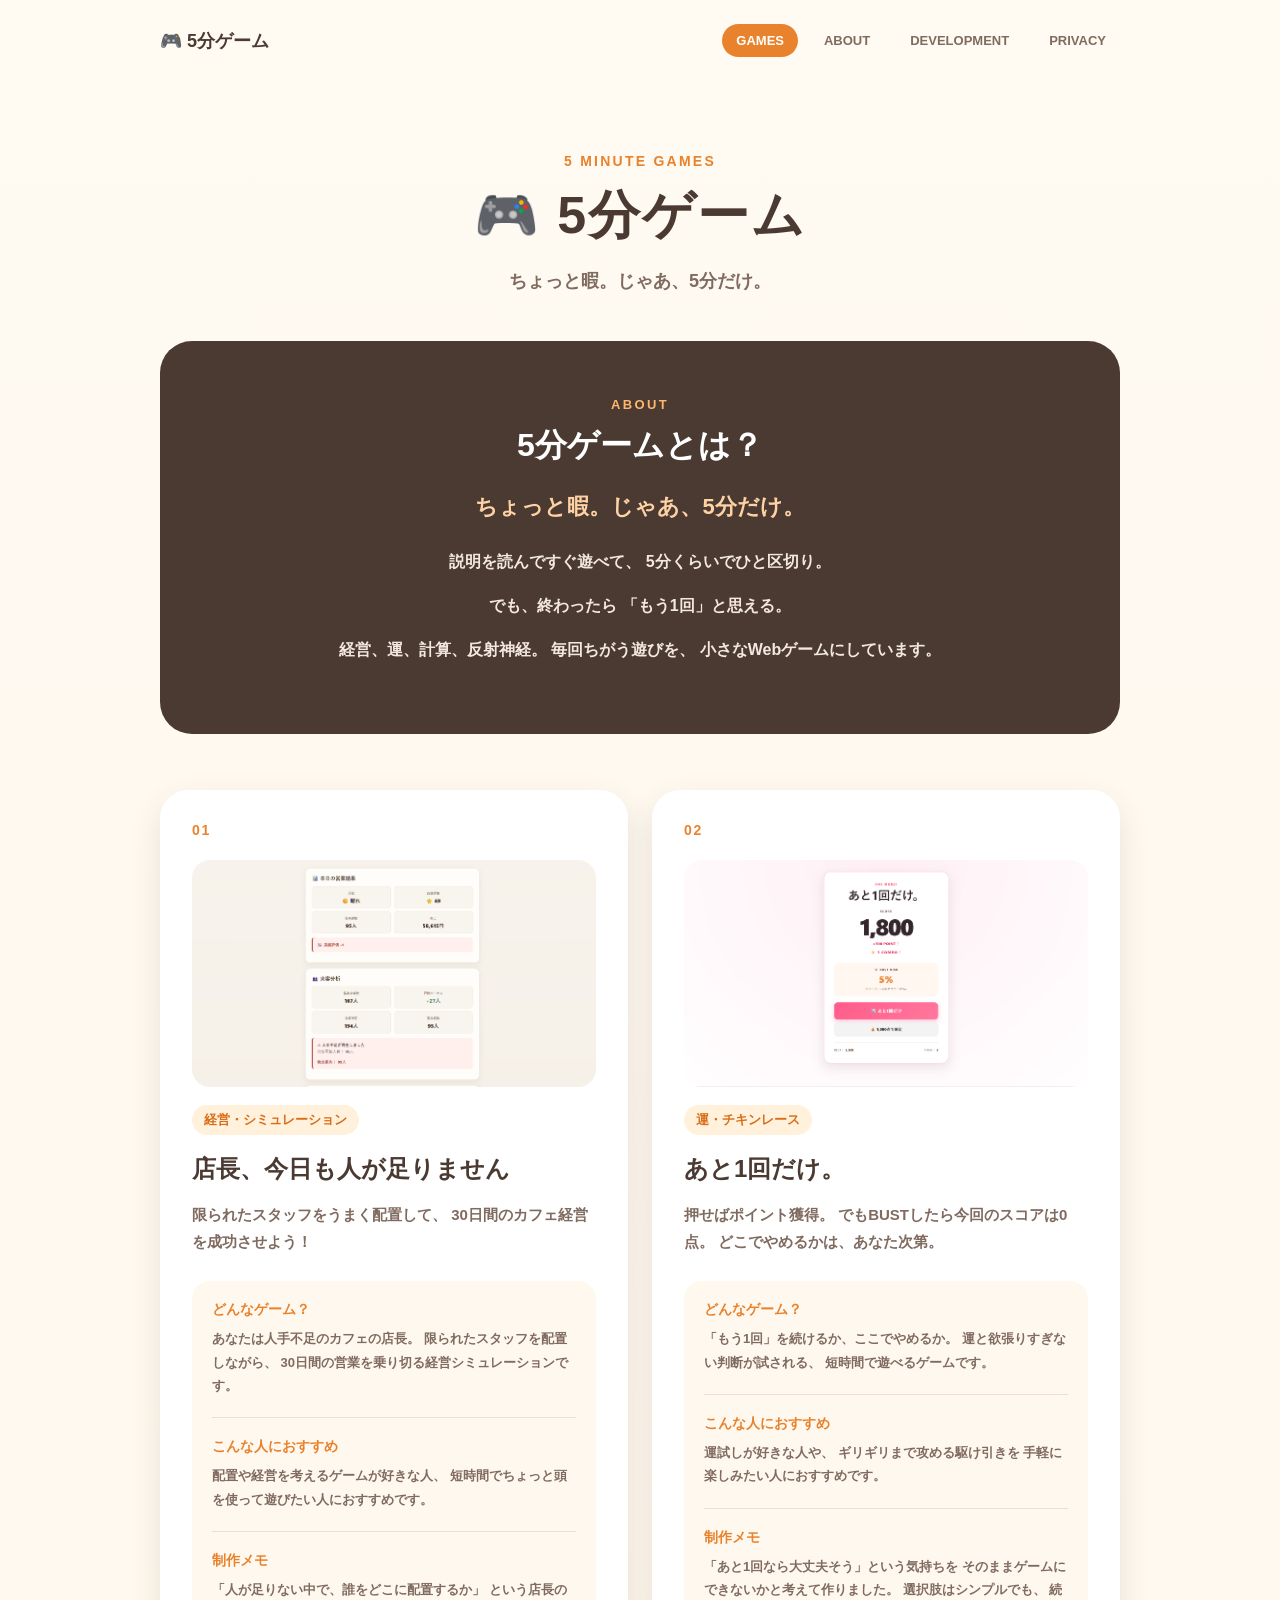
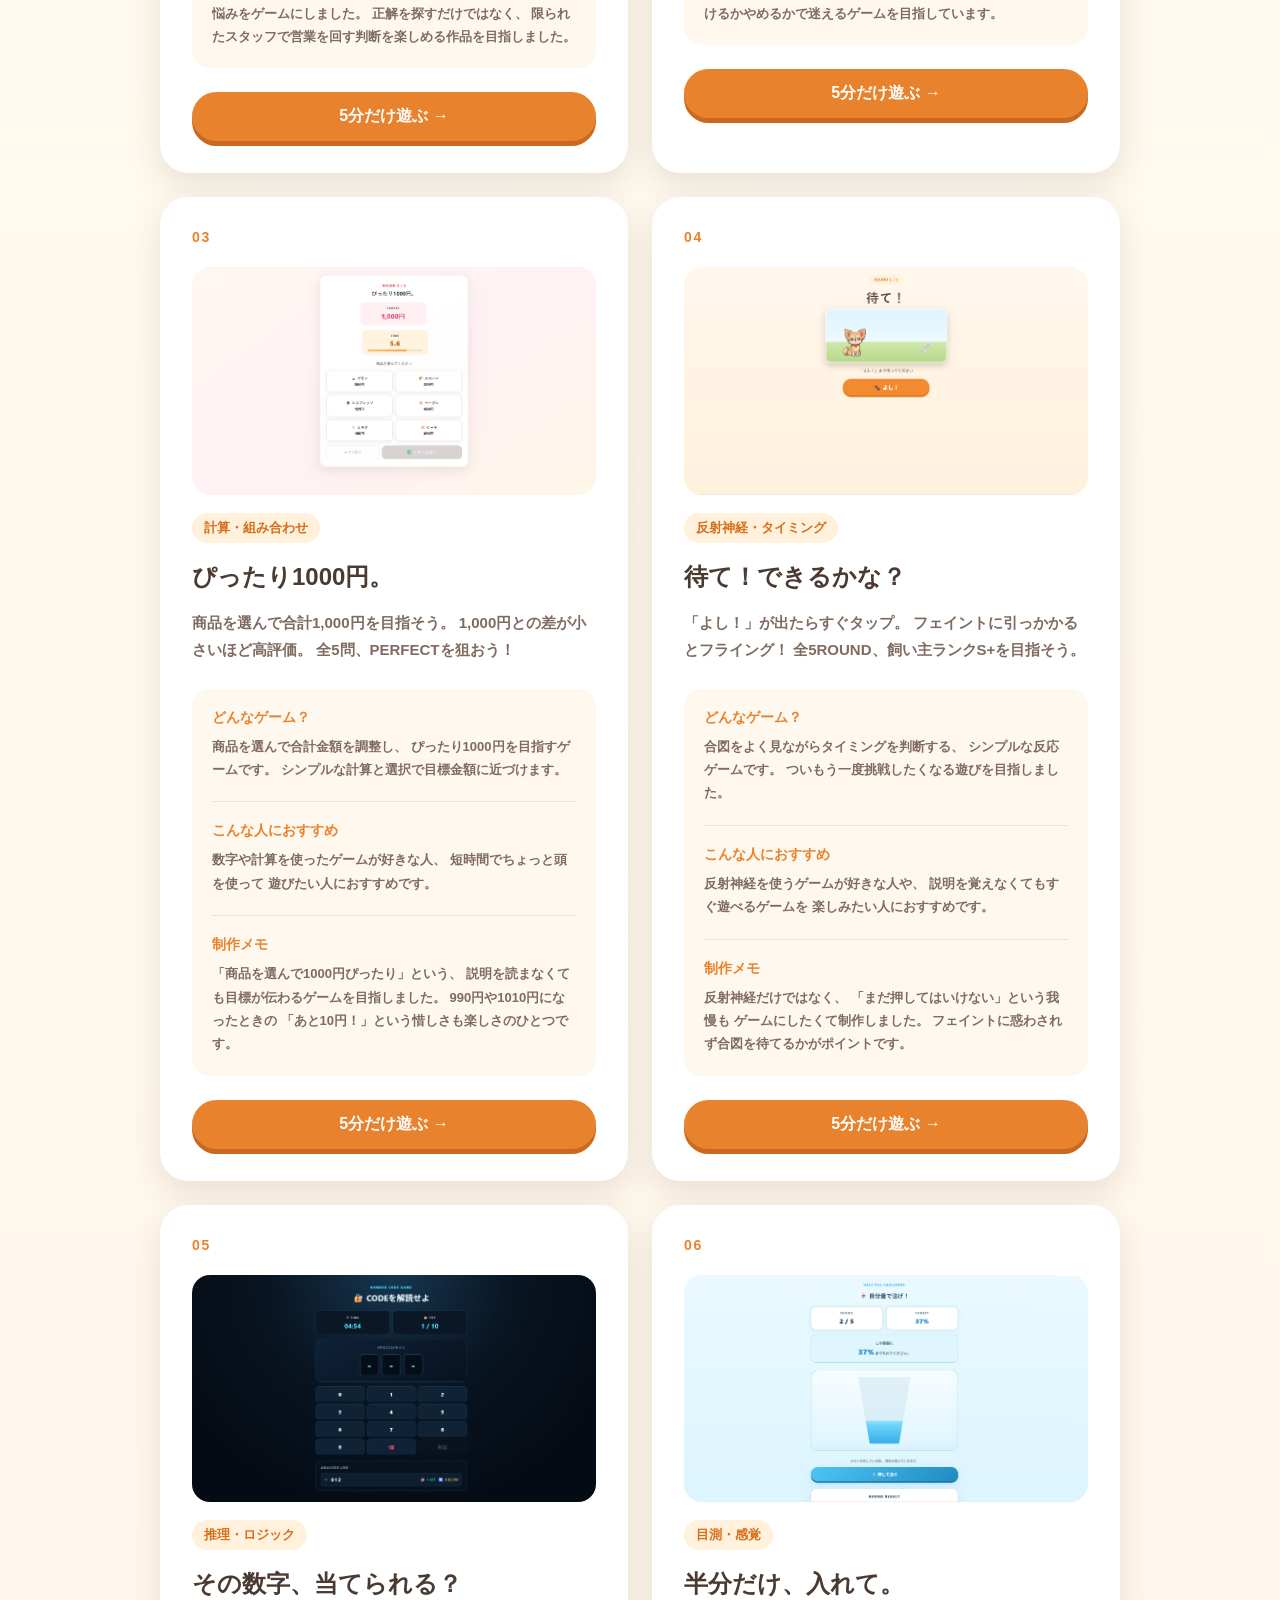
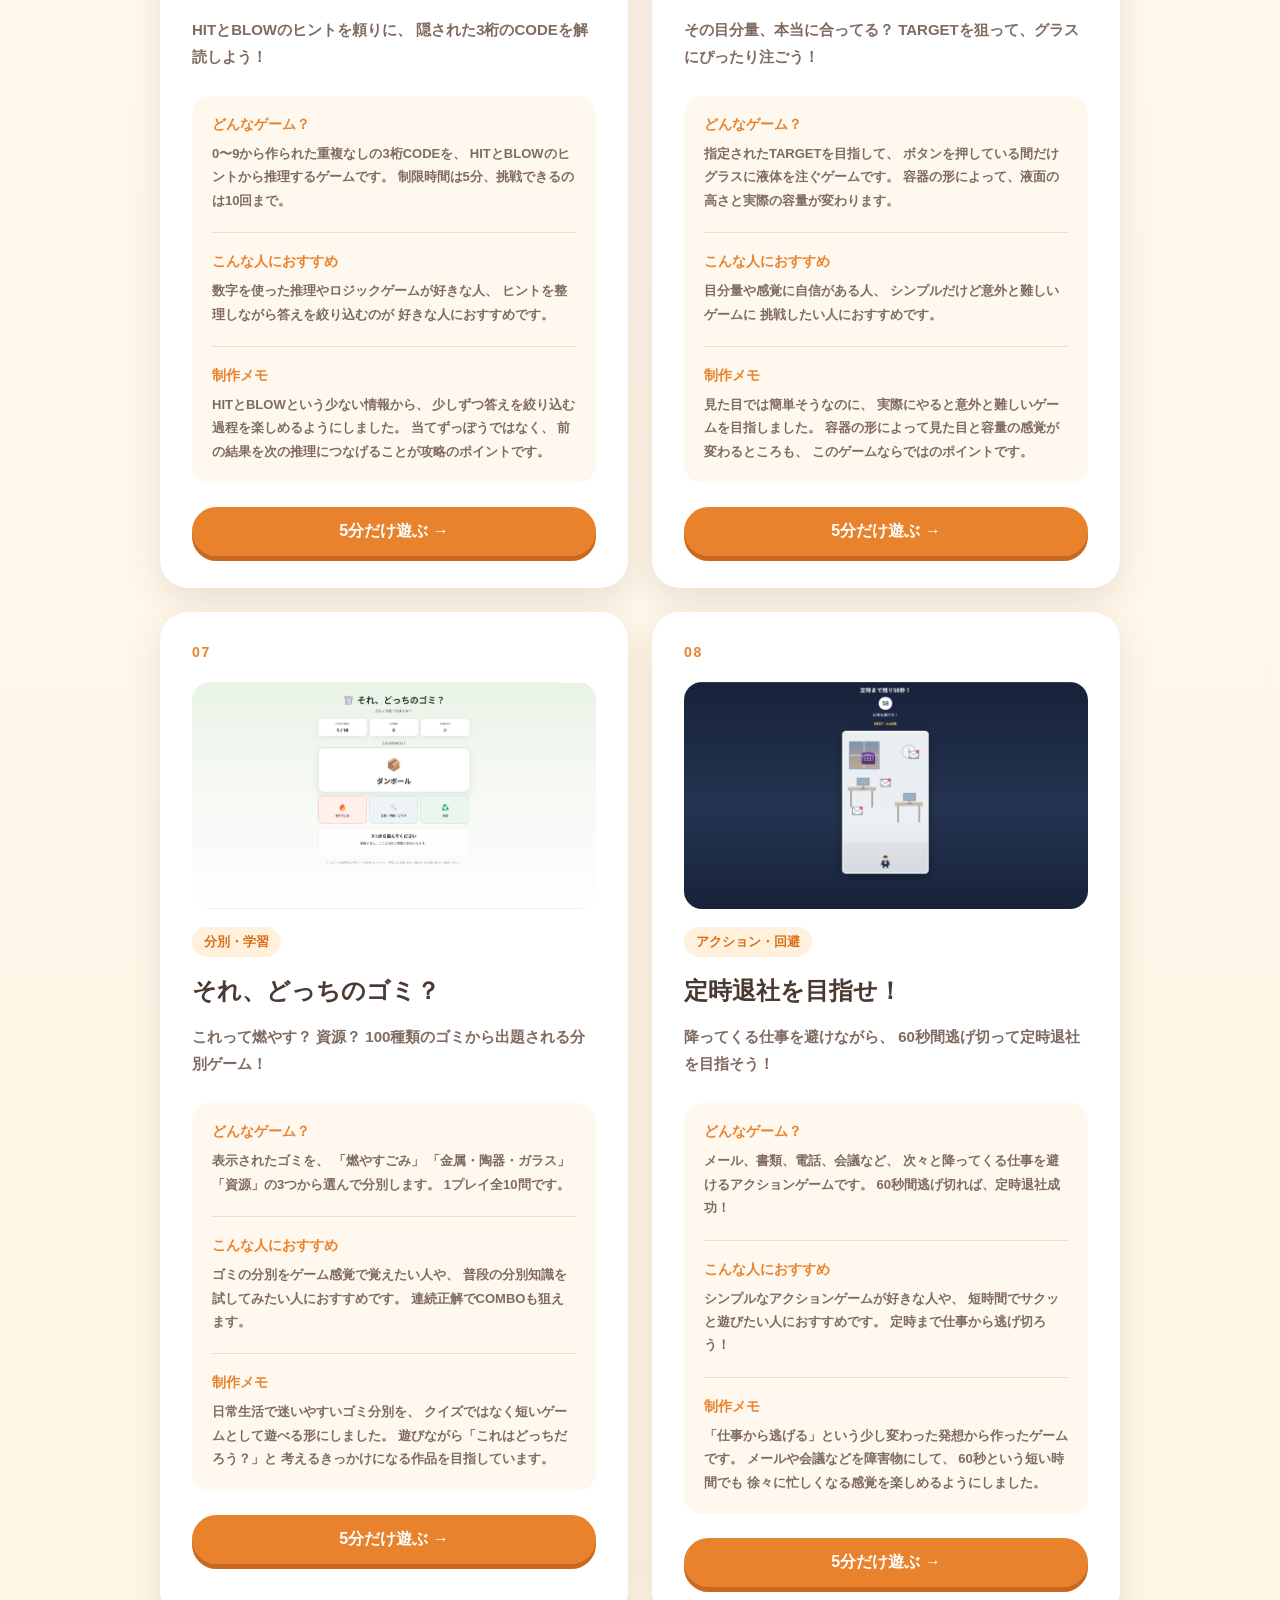
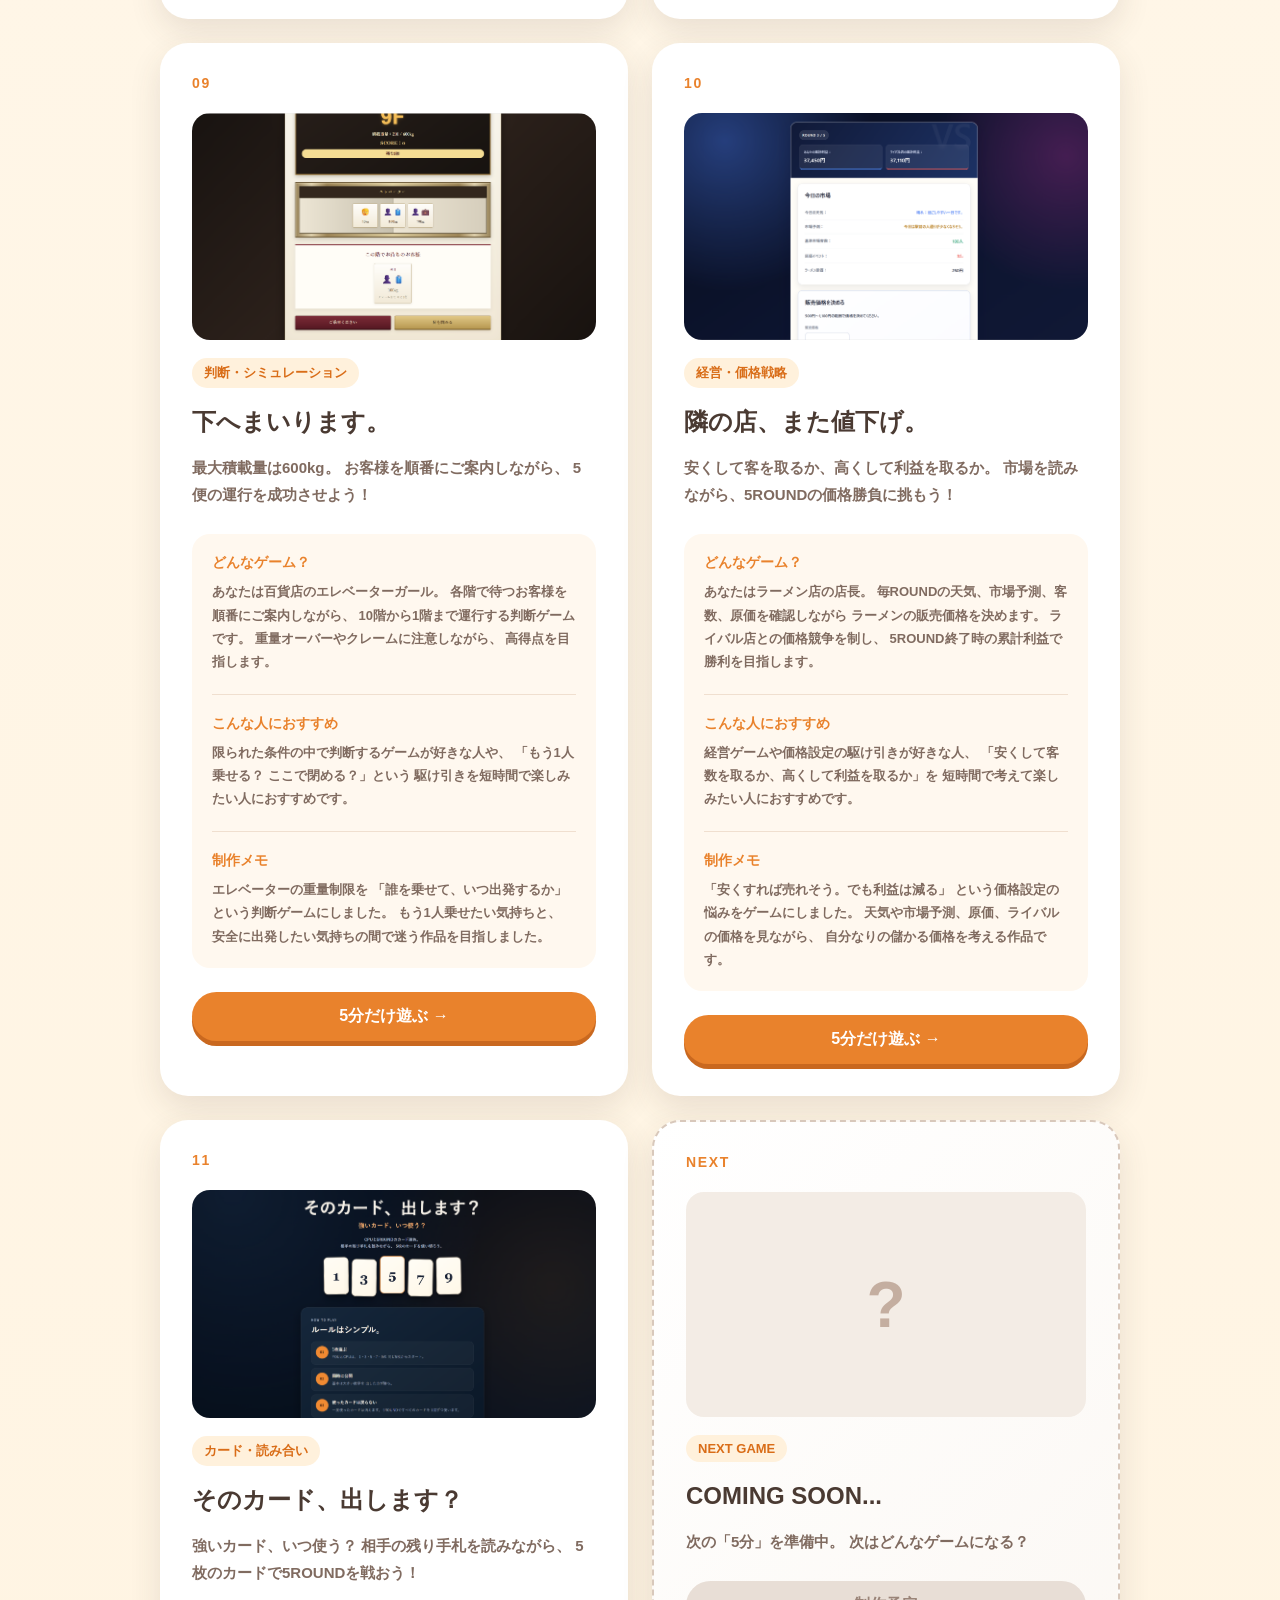
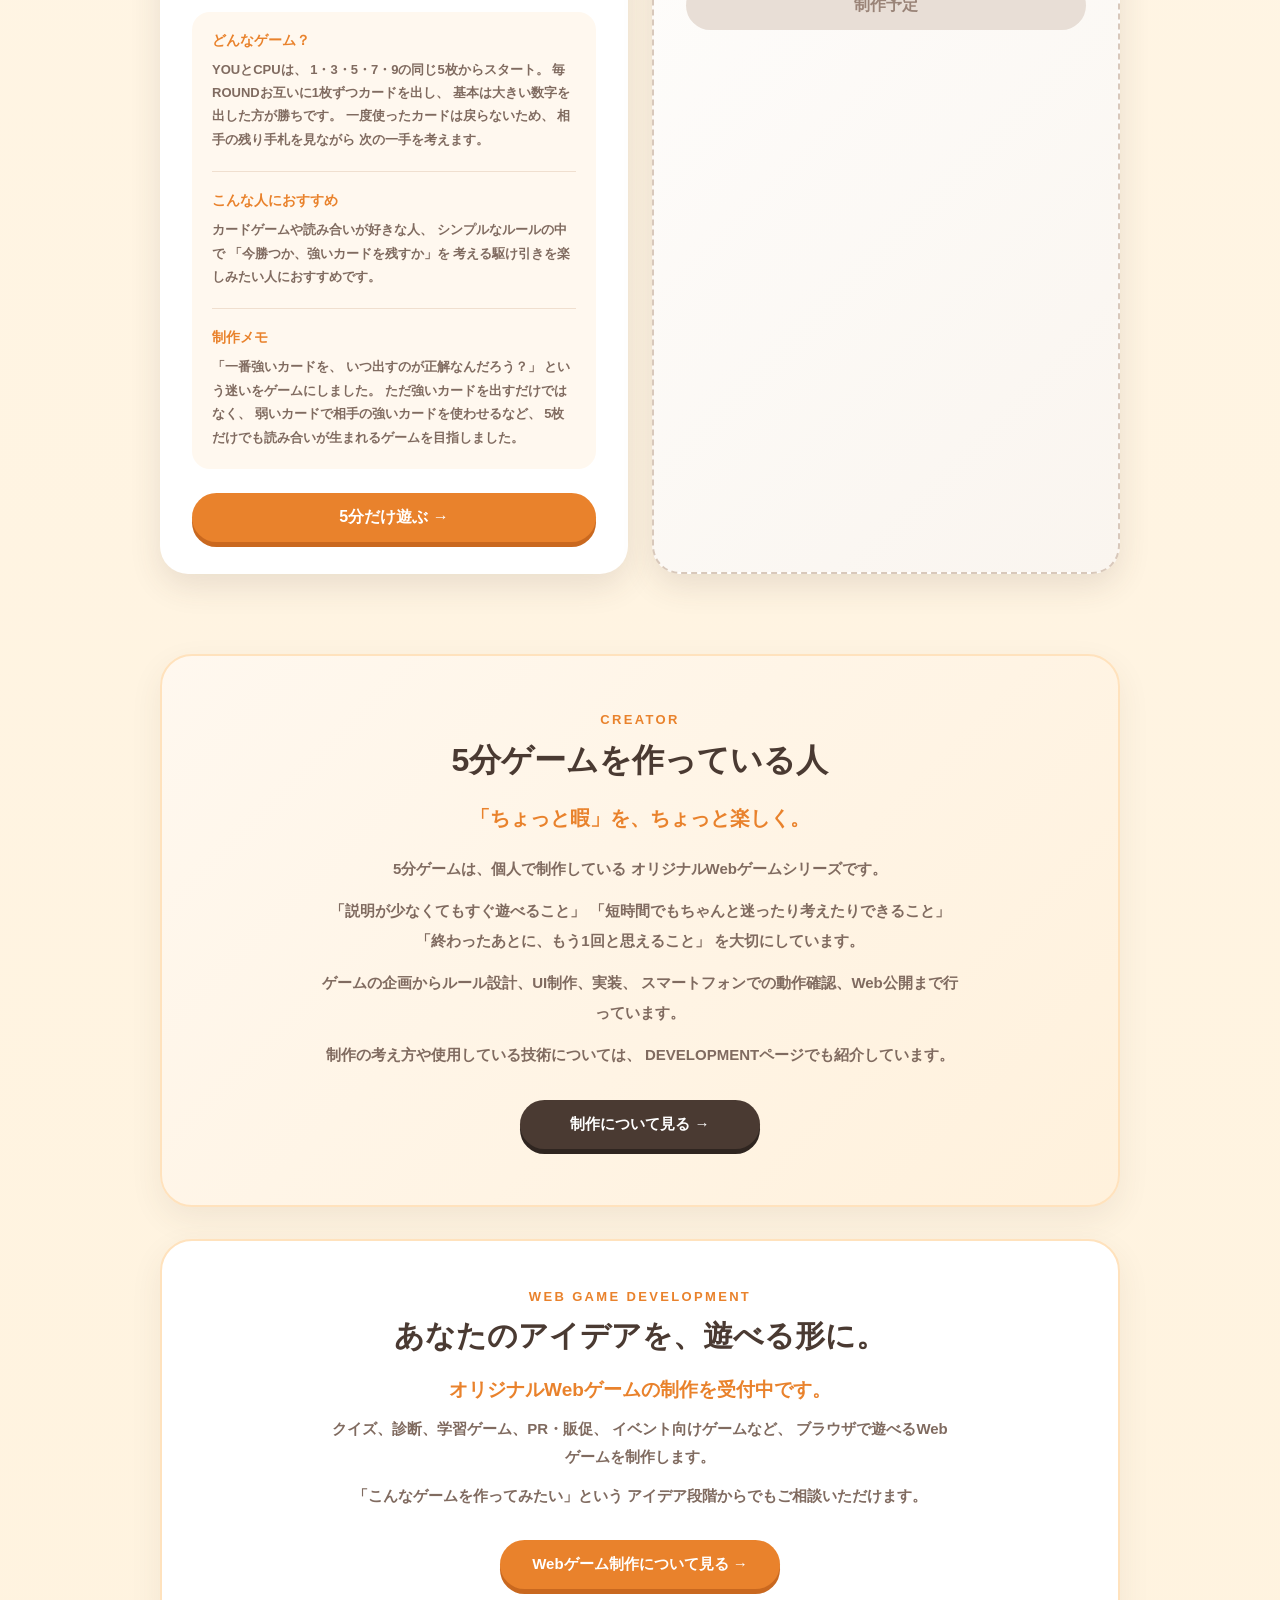
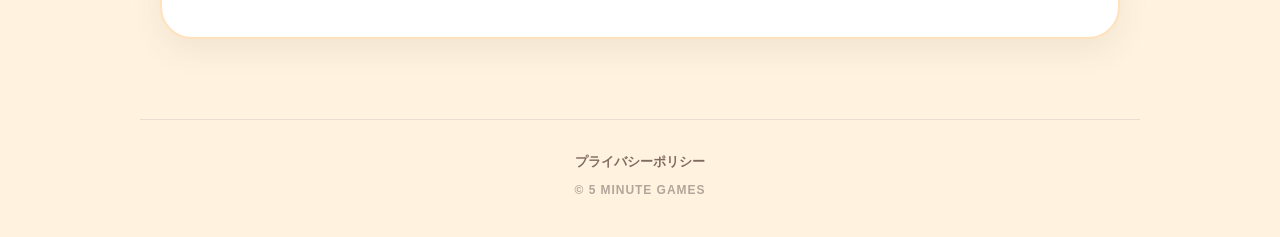
<file: index.html>
<!DOCTYPE html>
<html lang="ja">

<head>
    <meta charset="UTF-8">

    <meta
        name="viewport"
        content="width=device-width, initial-scale=1.0"
    >

    <meta
        name="description"
        content="ちょっと暇。じゃあ、5分だけ。短時間で気軽に遊べる無料ブラウザゲームを公開中。経営、計算、推理、反射神経など、インストール不要で遊べるオリジナルWebゲームシリーズです。"
    >

    <meta
        name="google-adsense-account"
        content="ca-pub-8101862015594721"
    >

    <meta
        name="google-site-verification"
        content="F9LZhzofbIOKG_qknwpb9-czUyZk_s0oz3IPuMvI280"
    >

    <title>5分ゲーム | 5分で遊べる無料ブラウザゲーム</title>

    <link
        rel="stylesheet"
        href="css/style.css"
    >

    <link
        rel="icon"
        href="/favicon.png"
        type="image/png"
    >
</head>

<body>

    <nav class="site-nav">
        <a
            class="site-logo"
            href="index.html"
        >
            🎮 5分ゲーム
        </a>

        <div class="nav-links">

            <a
                class="active"
                href="index.html"
            >
                GAMES
            </a>

            <a href="index.html#about">
                ABOUT
            </a>

            <a href="development.html">
                DEVELOPMENT
            </a>

            <a href="privacy.html">
                PRIVACY
            </a>

        </div>
    </nav>

    <header>
        <p>5 MINUTE GAMES</p>

        <h1>
            🎮 5分ゲーム
        </h1>

        <p>
            ちょっと暇。じゃあ、5分だけ。
        </p>
    </header>

    <main>

        <section
            id="about"
            class="about"
        >

            <p class="section-label">
                ABOUT
            </p>

            <h2>
                5分ゲームとは？
            </h2>

            <p class="about-lead">
                ちょっと暇。じゃあ、5分だけ。
            </p>

            <div class="about-text">
                <p>
                    説明を読んですぐ遊べて、
                    5分くらいでひと区切り。
                </p>

                <p>
                    でも、終わったら
                    「もう1回」と思える。
                </p>

                <p>
                    経営、運、計算、反射神経。
                    毎回ちがう遊びを、
                    小さなWebゲームにしています。
                </p>
            </div>

        </section>

        <section class="game-list">

            <article class="game-card">
                <div class="game-number">
                    01
                </div>

                <div class="game-image">
                    <img
                        src="images/cafe-manager.png"
                        alt="店長、今日も人が足りませんのプレイ画面"
                    >
                </div>

                <p class="game-genre">
                    経営・シミュレーション
                </p>

                <h2>
                    店長、今日も人が足りません
                </h2>

                <p class="game-description">
                    限られたスタッフをうまく配置して、
                    30日間のカフェ経営を成功させよう！
                </p>

                <div class="game-details">

                    <div class="game-detail">
                        <h3>
                            どんなゲーム？
                        </h3>

                        <p>
                            あなたは人手不足のカフェの店長。
                            限られたスタッフを配置しながら、
                            30日間の営業を乗り切る経営シミュレーションです。
                        </p>
                    </div>

                    <div class="game-detail">
                        <h3>
                            こんな人におすすめ
                        </h3>

                        <p>
                            配置や経営を考えるゲームが好きな人、
                            短時間でちょっと頭を使って遊びたい人におすすめです。
                        </p>
                    </div>

                    <div class="game-detail">
                        <h3>制作メモ</h3>

                        <p>
                            「人が足りない中で、誰をどこに配置するか」
                            という店長の悩みをゲームにしました。
                            正解を探すだけではなく、
                            限られたスタッフで営業を回す判断を楽しめる作品を目指しました。
                        </p>
                    </div>

                </div>

                <a
                    class="game-button"
                    href="https://cafe-manager-1-jmzj.onrender.com"
                    target="_blank"
                    rel="noopener noreferrer"
                >
                    5分だけ遊ぶ →
                </a>
            </article>

            <article class="game-card">
                <div class="game-number">
                    02
                </div>

                <div class="game-image">
                    <img
                        src="images/one-more-game.png"
                        alt="あと1回だけ。のプレイ画面"
                    >
                </div>

                <p class="game-genre">
                    運・チキンレース
                </p>

                <h2>
                    あと1回だけ。
                </h2>

                <p class="game-description">
                    押せばポイント獲得。
                    でもBUSTしたら今回のスコアは0点。
                    どこでやめるかは、あなた次第。
                </p>

                <div class="game-details">

                    <div class="game-detail">
                        <h3>どんなゲーム？</h3>

                        <p>
                            「もう1回」を続けるか、ここでやめるか。
                            運と欲張りすぎない判断が試される、
                            短時間で遊べるゲームです。
                        </p>
                    </div>

                    <div class="game-detail">
                        <h3>こんな人におすすめ</h3>

                        <p>
                            運試しが好きな人や、
                            ギリギリまで攻める駆け引きを
                            手軽に楽しみたい人におすすめです。
                        </p>
                    </div>

                    <div class="game-detail">
                        <h3>
                            制作メモ
                        </h3>

                        <p>
                            「あと1回なら大丈夫そう」という気持ちを
                            そのままゲームにできないかと考えて作りました。
                            選択肢はシンプルでも、
                            続けるかやめるかで迷えるゲームを目指しています。
                        </p>
                    </div>

                </div>

                <a
                    class="game-button"
                    href="https://one-more-game-szpu.onrender.com/"
                    target="_blank"
                    rel="noopener noreferrer"
                >
                    5分だけ遊ぶ →
                </a>
            </article>

            <article class="game-card">
                <div class="game-number">
                    03
                </div>

                <div class="game-image">
                    <img
                        src="images/perfect-1000.png"
                        alt="ぴったり1000円。のプレイ画面"
                    >
                </div>

                <p class="game-genre">
                    計算・組み合わせ
                </p>

                <h2>
                    ぴったり1000円。
                </h2>

                <p class="game-description">
                    商品を選んで合計1,000円を目指そう。
                    1,000円との差が小さいほど高評価。
                    全5問、PERFECTを狙おう！
                </p>
                
                <div class="game-details">

                    <div class="game-detail">
                        <h3>どんなゲーム？</h3>

                        <p>
                            商品を選んで合計金額を調整し、
                            ぴったり1000円を目指すゲームです。
                            シンプルな計算と選択で目標金額に近づけます。
                        </p>
                    </div>

                    <div class="game-detail">
                        <h3>こんな人におすすめ</h3>

                        <p>
                            数字や計算を使ったゲームが好きな人、
                            短時間でちょっと頭を使って
                            遊びたい人におすすめです。
                        </p>
                    </div>

                    <div class="game-detail">
                        <h3>制作メモ</h3>

                        <p>
                            「商品を選んで1000円ぴったり」という、
                            説明を読まなくても目標が伝わるゲームを目指しました。
                            990円や1010円になったときの
                            「あと10円！」という惜しさも楽しさのひとつです。
                        </p>
                    </div>

                </div>

                <a
                    class="game-button"
                    href="https://perfect-1000-game.onrender.com/"
                    target="_blank"
                    rel="noopener noreferrer"
                >
                    5分だけ遊ぶ →
                </a>
            </article>

            <article class="game-card">
                <div class="game-number">
                    04
                </div>

                <div class="game-image">
                    <img
                        src="images/wait-dog-game.png"
                        alt="待て！できるかな？のプレイ画面"
                    >
                </div>

                <p class="game-genre">
                    反射神経・タイミング
                </p>

                <h2>
                    待て！できるかな？
                </h2>

                <p class="game-description">
                    「よし！」が出たらすぐタップ。
                    フェイントに引っかかるとフライング！
                    全5ROUND、飼い主ランクS+を目指そう。
                </p>

                <div class="game-details">

                    <div class="game-detail">
                        <h3>どんなゲーム？</h3>

                        <p>
                            合図をよく見ながらタイミングを判断する、
                            シンプルな反応ゲームです。
                            ついもう一度挑戦したくなる遊びを目指しました。
                        </p>
                    </div>

                    <div class="game-detail">
                        <h3>こんな人におすすめ</h3>

                        <p>
                            反射神経を使うゲームが好きな人や、
                            説明を覚えなくてもすぐ遊べるゲームを
                            楽しみたい人におすすめです。
                        </p>
                    </div>

                    <div class="game-detail">
                        <h3>制作メモ</h3>

                        <p>
                            反射神経だけではなく、
                            「まだ押してはいけない」という我慢も
                            ゲームにしたくて制作しました。
                            フェイントに惑わされず合図を待てるかがポイントです。
                        </p>
                    </div>

                </div>

                <a
                    class="game-button"
                    href="https://wait-dog-game-1.onrender.com"
                    target="_blank"
                    rel="noopener noreferrer"
                >
                    5分だけ遊ぶ →
                </a>
            </article>

            <article class="game-card">

                <div class="game-number">
                    05
                </div>

                <div class="game-image">
                    <img
                        src="images/guess-the-number.png"
                        alt="その数字、当てられる？のプレイ画面"
                    >
                </div>

                <p class="game-genre">
                    推理・ロジック
                </p>

                <h2>
                    その数字、当てられる？
                </h2>

                <p class="game-description">
                    HITとBLOWのヒントを頼りに、
                    隠された3桁のCODEを解読しよう！
                </p>

                <div class="game-details">

                    <div class="game-detail">
                        <h3>
                            どんなゲーム？
                        </h3>

                        <p>
                            0〜9から作られた重複なしの3桁CODEを、
                            HITとBLOWのヒントから推理するゲームです。
                            制限時間は5分、挑戦できるのは10回まで。
                        </p>
                    </div>

                    <div class="game-detail">
                        <h3>
                            こんな人におすすめ
                        </h3>

                        <p>
                            数字を使った推理やロジックゲームが好きな人、
                            ヒントを整理しながら答えを絞り込むのが
                            好きな人におすすめです。
                        </p>
                    </div>

                    <div class="game-detail">
                        <h3>制作メモ</h3>

                        <p>
                            HITとBLOWという少ない情報から、
                            少しずつ答えを絞り込む過程を楽しめるようにしました。
                            当てずっぽうではなく、
                            前の結果を次の推理につなげることが攻略のポイントです。
                        </p>
                    </div>

                </div>

                <a
                    class="game-button"
                    href="https://guess-the-number-1-7qqd.onrender.com"
                    target="_blank"
                    rel="noopener noreferrer"
                >
                    5分だけ遊ぶ →
                </a>

            </article>

            <article class="game-card">

                <div class="game-number">
                    06
                </div>

                <div class="game-image">
                    <img
                        src="images/half-fill-game.png"
                        alt="半分だけ、入れて。のプレイ画面"
                    >
                </div>

                <p class="game-genre">
                    目測・感覚
                </p>

                <h2>
                    半分だけ、入れて。
                </h2>

                <p class="game-description">
                    その目分量、本当に合ってる？
                    TARGETを狙って、グラスにぴったり注ごう！
                </p>

                <div class="game-details">

                    <div class="game-detail">

                        <h3>
                            どんなゲーム？
                        </h3>

                        <p>
                            指定されたTARGETを目指して、
                            ボタンを押している間だけグラスに液体を注ぐゲームです。
                            容器の形によって、液面の高さと実際の容量が変わります。
                        </p>

                    </div>

                    <div class="game-detail">

                        <h3>
                            こんな人におすすめ
                        </h3>

                        <p>
                            目分量や感覚に自信がある人、
                            シンプルだけど意外と難しいゲームに
                            挑戦したい人におすすめです。
                        </p>

                    </div>

                    <div class="game-detail">
                        <h3>制作メモ</h3>

                        <p>
                            見た目では簡単そうなのに、
                            実際にやると意外と難しいゲームを目指しました。
                            容器の形によって見た目と容量の感覚が変わるところも、
                            このゲームならではのポイントです。
                        </p>
                    </div>

                </div>

                <a
                    class="game-button"
                    href="https://half-fill-game-1.onrender.com"
                    target="_blank"
                    rel="noopener noreferrer"
                >
                    5分だけ遊ぶ →
                </a>

            </article>

            <article class="game-card">

                <div class="game-number">
                    07
                </div>

                <div class="game-image">
                    <img
                        src="images/garbage-sort-game.png"
                        alt="それ、どっちのゴミ？のプレイ画面"
                    >
                </div>

                <p class="game-genre">
                    分別・学習
                </p>

                <h2>
                    それ、どっちのゴミ？
                </h2>

                <p class="game-description">
                    これって燃やす？ 資源？
                    100種類のゴミから出題される分別ゲーム！
                </p>

                <div class="game-details">

                    <div class="game-detail">

                        <h3>
                            どんなゲーム？
                        </h3>

                        <p>
                            表示されたゴミを、
                            「燃やすごみ」
                            「金属・陶器・ガラス」
                            「資源」の3つから選んで分別します。
                            1プレイ全10問です。
                        </p>

                    </div>

                    <div class="game-detail">

                        <h3>
                            こんな人におすすめ
                        </h3>

                        <p>
                            ゴミの分別をゲーム感覚で覚えたい人や、
                            普段の分別知識を試してみたい人におすすめです。
                            連続正解でCOMBOも狙えます。
                        </p>

                    </div>

                    <div class="game-detail">
                        <h3>制作メモ</h3>

                        <p>
                            日常生活で迷いやすいゴミ分別を、
                            クイズではなく短いゲームとして遊べる形にしました。
                            遊びながら「これはどっちだろう？」と
                            考えるきっかけになる作品を目指しています。
                        </p>
                    </div>

                </div>

                <a
                    class="game-button"
                    href="https://garbage-sort-game-1.onrender.com"
                    target="_blank"
                    rel="noopener noreferrer"
                >
                    5分だけ遊ぶ →
                </a>

            </article>

            <article class="game-card">

                <div class="game-number">
                    08
                </div>

                <div class="game-image">
                    <img
                        src="images/teiji-60sec-game.png"
                        alt="定時退社ゲームのプレイ画面"
                    >
                </div>

                <p class="game-genre">
                    アクション・回避
                </p>

                <h2>
                    定時退社を目指せ！
                </h2>

                <p class="game-description">
                    降ってくる仕事を避けながら、
                    60秒間逃げ切って定時退社を目指そう！
                </p>

                <div class="game-details">

                    <div class="game-detail">
                        <h3>
                            どんなゲーム？
                        </h3>

                        <p>
                            メール、書類、電話、会議など、
                            次々と降ってくる仕事を避けるアクションゲームです。
                            60秒間逃げ切れば、定時退社成功！
                        </p>
                    </div>

                    <div class="game-detail">
                        <h3>
                            こんな人におすすめ
                        </h3>

                        <p>
                            シンプルなアクションゲームが好きな人や、
                            短時間でサクッと遊びたい人におすすめです。
                            定時まで仕事から逃げ切ろう！
                        </p>
                    </div>

                    <div class="game-detail">
                        <h3>制作メモ</h3>

                        <p>
                            「仕事から逃げる」という少し変わった発想から作ったゲームです。
                            メールや会議などを障害物にして、
                            60秒という短い時間でも
                            徐々に忙しくなる感覚を楽しめるようにしました。
                        </p>
                    </div>

                </div>

                <a
                    class="game-button"
                    href="https://teiji-60sec-game.onrender.com"
                    target="_blank"
                    rel="noopener noreferrer"
                >
                    5分だけ遊ぶ →
                </a>

            </article>

            <article class="game-card">

                <div class="game-number">
                    09
                </div>

                <div class="game-image">
                    <img
                        src="images/elevator-game.png"
                        alt="下へまいります。のプレイ画面"
                    >
                </div>

                <p class="game-genre">
                    判断・シミュレーション
                </p>

                <h2>
                    下へまいります。
                </h2>

                <p class="game-description">
                    最大積載量は600kg。
                    お客様を順番にご案内しながら、
                    5便の運行を成功させよう！
                </p>

                <div class="game-details">

                    <div class="game-detail">

                        <h3>
                            どんなゲーム？
                        </h3>

                        <p>
                            あなたは百貨店のエレベーターガール。
                            各階で待つお客様を順番にご案内しながら、
                            10階から1階まで運行する判断ゲームです。
                            重量オーバーやクレームに注意しながら、
                            高得点を目指します。
                        </p>

                    </div>

                    <div class="game-detail">

                        <h3>
                            こんな人におすすめ
                        </h3>

                        <p>
                            限られた条件の中で判断するゲームが好きな人や、
                            「もう1人乗せる？ ここで閉める？」という
                            駆け引きを短時間で楽しみたい人におすすめです。
                        </p>

                    </div>

                    <div class="game-detail">
                        <h3>制作メモ</h3>

                        <p>
                            エレベーターの重量制限を
                            「誰を乗せて、いつ出発するか」という判断ゲームにしました。
                            もう1人乗せたい気持ちと、
                            安全に出発したい気持ちの間で迷う作品を目指しました。
                        </p>
                    </div>

                </div>

                <a
                    class="game-button"
                    href="https://elevator-game-s93n.onrender.com"
                    target="_blank"
                    rel="noopener noreferrer"
                >
                    5分だけ遊ぶ →
                </a>

            </article>

            <article class="game-card">

                <div class="game-number">
                    10
                </div>

                <div class="game-image">
                    <img
                        src="images/tonari-neage-game.png"
                        alt="隣の店、また値下げ。のプレイ画面"
                    >
                </div>

                <p class="game-genre">
                    経営・価格戦略
                </p>

                <h2>
                    隣の店、また値下げ。
                </h2>

                <p class="game-description">
                    安くして客を取るか、高くして利益を取るか。
                    市場を読みながら、5ROUNDの価格勝負に挑もう！
                </p>

                <div class="game-details">

                    <div class="game-detail">

                        <h3>
                            どんなゲーム？
                        </h3>

                        <p>
                            あなたはラーメン店の店長。
                            毎ROUNDの天気、市場予測、客数、原価を確認しながら
                            ラーメンの販売価格を決めます。
                            ライバル店との価格競争を制し、
                            5ROUND終了時の累計利益で勝利を目指します。
                        </p>

                    </div>

                    <div class="game-detail">

                        <h3>
                            こんな人におすすめ
                        </h3>

                        <p>
                            経営ゲームや価格設定の駆け引きが好きな人、
                            「安くして客数を取るか、高くして利益を取るか」を
                            短時間で考えて楽しみたい人におすすめです。
                        </p>

                    </div>

                    <div class="game-detail">
                        <h3>制作メモ</h3>

                        <p>
                            「安くすれば売れそう。でも利益は減る」
                            という価格設定の悩みをゲームにしました。
                            天気や市場予測、原価、ライバルの価格を見ながら、
                            自分なりの儲かる価格を考える作品です。
                        </p>
                    </div>

                </div>

                <a
                    class="game-button"
                    href="https://tonari-neage-game.onrender.com/"
                    target="_blank"
                    rel="noopener noreferrer"
                >
                    5分だけ遊ぶ →
                </a>

            </article>

            <article class="game-card">

                <div class="game-number">
                    11
                </div>

                <div class="game-image">
                    <img
                        src="images/sono-card-game.png"
                        alt="そのカード、出します？のプレイ画面"
                    >
                </div>

                <p class="game-genre">
                    カード・読み合い
                </p>

                <h2>
                    そのカード、出します？
                </h2>

                <p class="game-description">
                    強いカード、いつ使う？
                    相手の残り手札を読みながら、
                    5枚のカードで5ROUNDを戦おう！
                </p>

                <div class="game-details">

                    <div class="game-detail">

                        <h3>
                            どんなゲーム？
                        </h3>

                        <p>
                            YOUとCPUは、
                            1・3・5・7・9の同じ5枚からスタート。
                            毎ROUNDお互いに1枚ずつカードを出し、
                            基本は大きい数字を出した方が勝ちです。
                            一度使ったカードは戻らないため、
                            相手の残り手札を見ながら
                            次の一手を考えます。
                        </p>

                    </div>

                    <div class="game-detail">

                        <h3>
                            こんな人におすすめ
                        </h3>

                        <p>
                            カードゲームや読み合いが好きな人、
                            シンプルなルールの中で
                            「今勝つか、強いカードを残すか」を
                            考える駆け引きを楽しみたい人におすすめです。
                        </p>

                    </div>

                    <div class="game-detail">

                        <h3>
                            制作メモ
                        </h3>

                        <p>
                            「一番強いカードを、
                            いつ出すのが正解なんだろう？」
                            という迷いをゲームにしました。
                            ただ強いカードを出すだけではなく、
                            弱いカードで相手の強いカードを使わせるなど、
                            5枚だけでも読み合いが生まれるゲームを目指しました。
                        </p>

                    </div>

                </div>

                <a
                    class="game-button"
                    href="https://sono-card-game.onrender.com"
                    target="_blank"
                    rel="noopener noreferrer"
                >
                    5分だけ遊ぶ →
                </a>

            </article>


            <article class="game-card coming-soon">
                <div class="game-number">
                    NEXT
                </div>

                <div class="coming-soon-image">
                    <span>?</span>
                </div>

                <p class="game-genre">
                    NEXT GAME
                </p>

                <h2>
                    COMING SOON...
                </h2>

                <p class="game-description">
                    次の「5分」を準備中。
                    次はどんなゲームになる？
                </p>

                <div class="coming-soon-button">
                    制作予定
                </div>
            </article>
        </section>

        <section class="creator">

            <p class="section-label">
                CREATOR
            </p>

            <h2>
                5分ゲームを作っている人
            </h2>

            <p class="creator-lead">
                「ちょっと暇」を、ちょっと楽しく。
            </p>

            <div class="creator-text">

                <p>
                    5分ゲームは、個人で制作している
                    オリジナルWebゲームシリーズです。
                </p>

                <p>
                    「説明が少なくてもすぐ遊べること」
                    「短時間でもちゃんと迷ったり考えたりできること」
                    「終わったあとに、もう1回と思えること」
                    を大切にしています。
                </p>

                <p>
                    ゲームの企画からルール設計、UI制作、実装、
                    スマートフォンでの動作確認、Web公開まで行っています。
                </p>

                <p>
                    制作の考え方や使用している技術については、
                    DEVELOPMENTページでも紹介しています。
                </p>

            </div>

            <a
                class="creator-button"
                href="development.html"
            >
                制作について見る →
            </a>

        </section>

        <section class="request">

            <p class="section-label">
                WEB GAME DEVELOPMENT
            </p>

            <h2>
                あなたのアイデアを、遊べる形に。
            </h2>

            <p class="request-lead">
                オリジナルWebゲームの制作を受付中です。
            </p>

            <div class="request-text">
                <p>
                    クイズ、診断、学習ゲーム、PR・販促、
                    イベント向けゲームなど、
                    ブラウザで遊べるWebゲームを制作します。
                </p>

                <p>
                    「こんなゲームを作ってみたい」という
                    アイデア段階からでもご相談いただけます。
                </p>
            </div>

            <a
                class="request-button"
                href="https://coconala.com/users/6394066?ref=service_main_column"
                target="_blank"
                rel="noopener noreferrer"
            >
                Webゲーム制作について見る →
            </a>

        </section>        

    </main>

<footer class="site-footer">

    <a href="privacy.html">
        プライバシーポリシー
    </a>

    <p>
        © 5 MINUTE GAMES
    </p>

</footer>

</body>

</html>
</file>
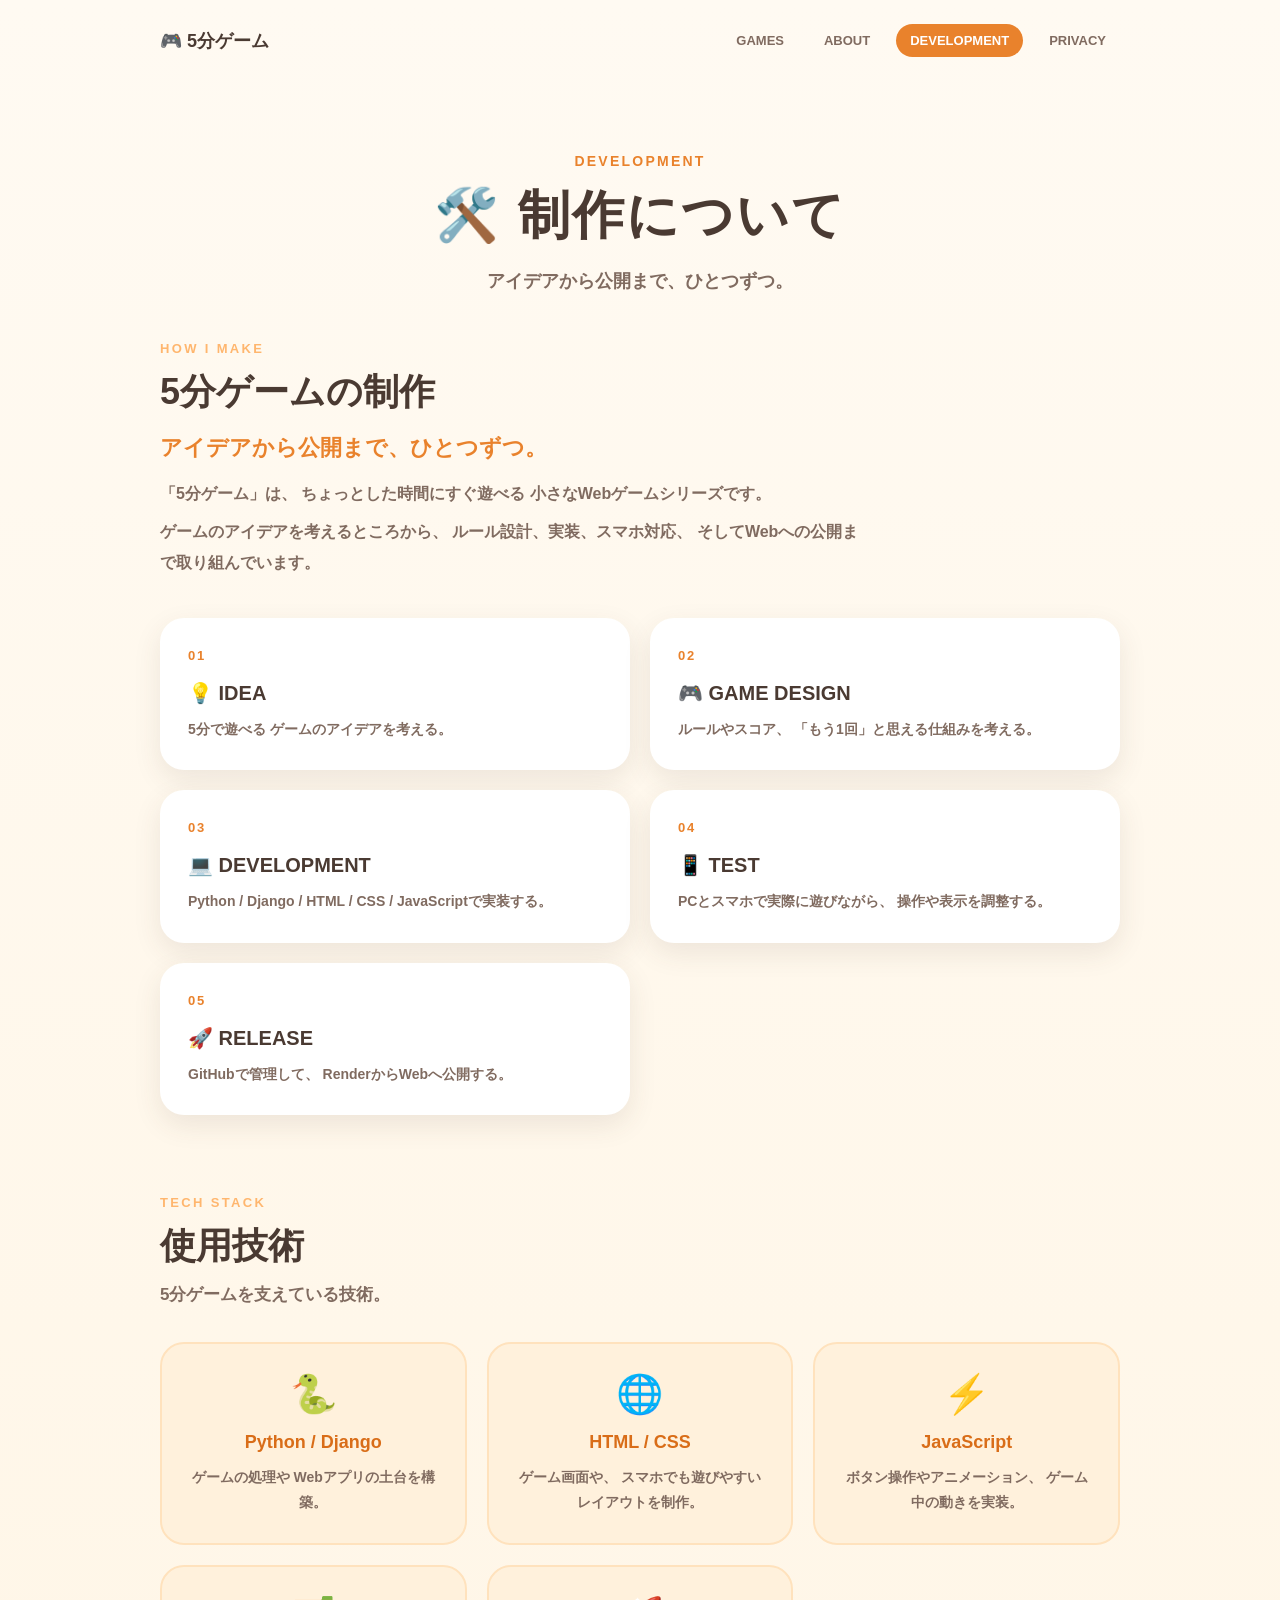
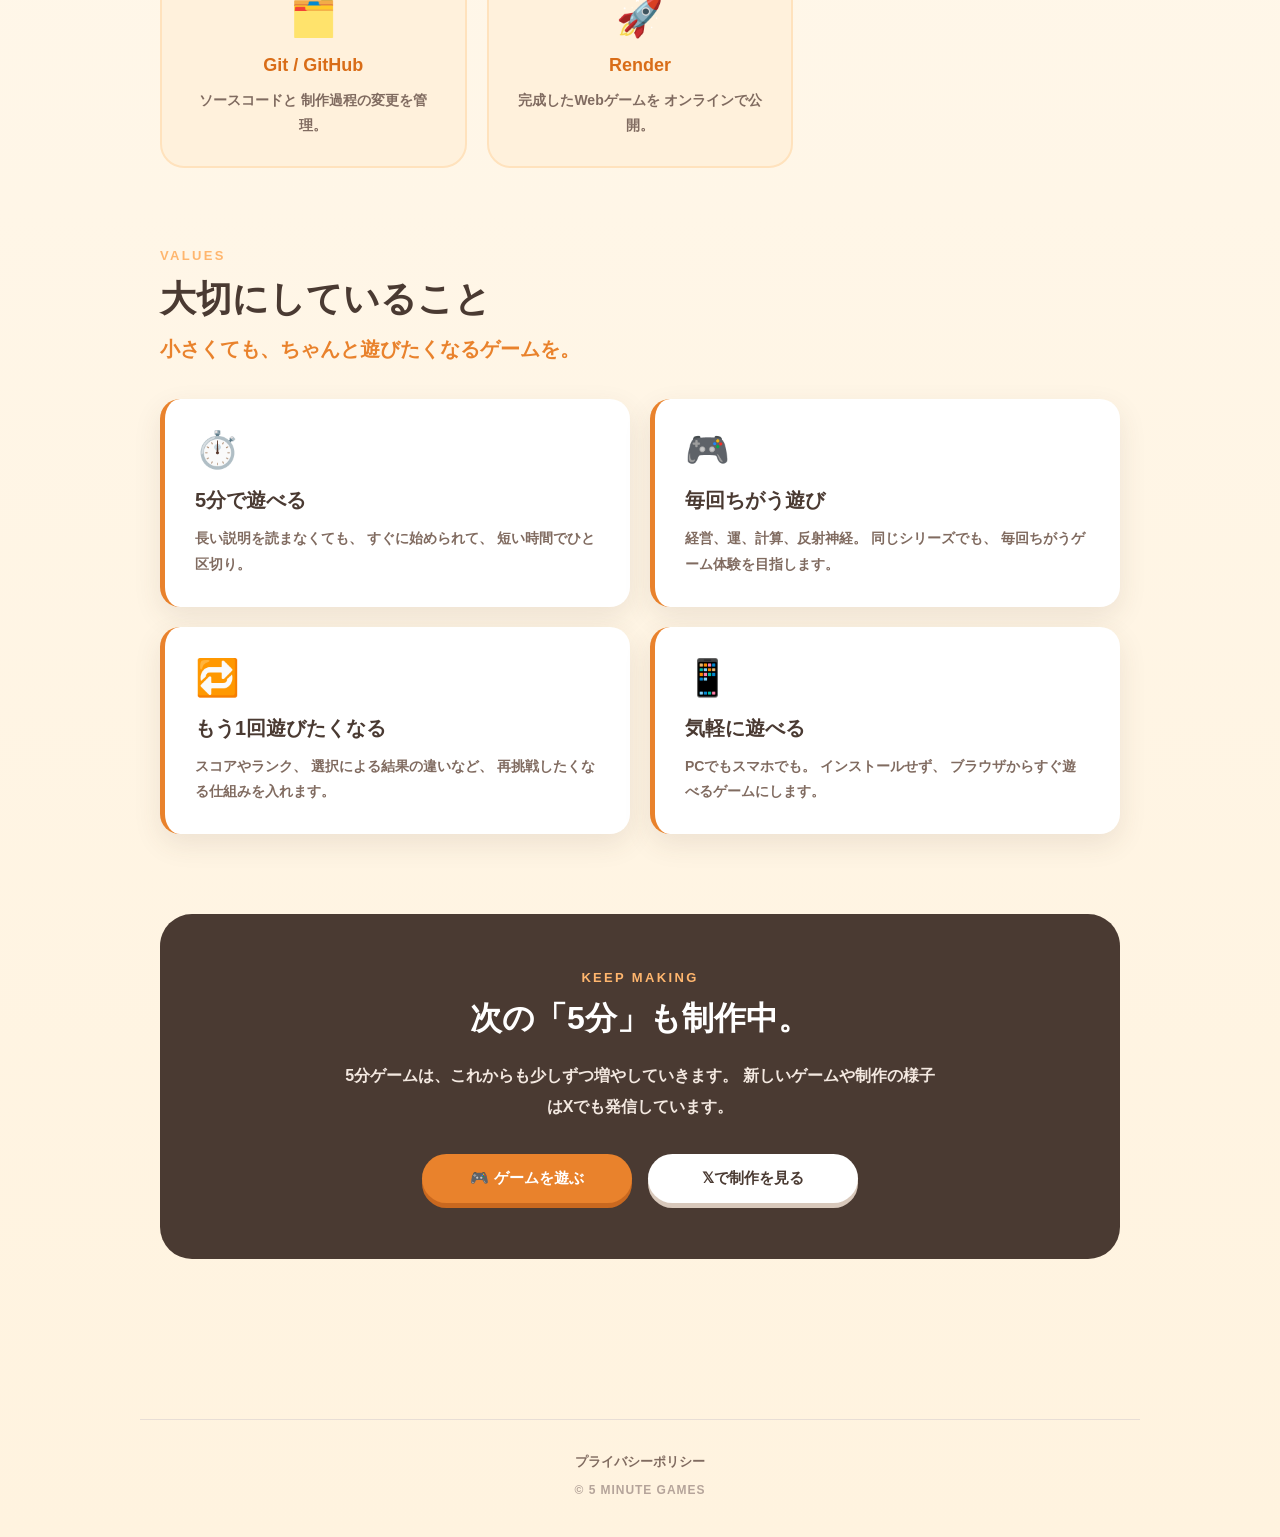
<file: development.html>
<!DOCTYPE html>
<html lang="ja">

<head>
    <meta charset="UTF-8">

    <meta
        name="viewport"
        content="width=device-width, initial-scale=1.0"
    >

    <meta
        name="description"
        content="ブラウザで遊べるオリジナルWebゲームを制作しています。HTML、CSS、JavaScript、Python、Djangoを使用し、企画・UI設計・実装・スマホ対応・Web公開まで対応します。"
    >

    <title>Webゲーム制作について | 5分ゲーム</title>

    <link
        rel="stylesheet"
        href="css/style.css"
    >

    <link
        rel="icon"
        href="/favicon.png"
        type="image/png"
    >
</head>

<body>
    <nav class="site-nav">
        <a
            class="site-logo"
            href="index.html"
        >
            🎮 5分ゲーム
        </a>

        <div class="nav-links">

            <a href="index.html">
                GAMES
            </a>

            <a href="index.html#about">
                ABOUT
            </a>

            <a
                class="active"
                href="development.html"
            >
                DEVELOPMENT
            </a>

            <a href="privacy.html">
                PRIVACY
            </a>

        </div>
    </nav>

    <header>
        <p>
            DEVELOPMENT
        </p>

        <h1>
            🛠️ 制作について
        </h1>

        <p>
            アイデアから公開まで、ひとつずつ。
        </p>
    </header>

    <main>

        <section class="development-intro">

            <p class="section-label">
                HOW I MAKE
            </p>

            <h2>
                5分ゲームの制作
            </h2>

            <p class="development-lead">
                アイデアから公開まで、ひとつずつ。
            </p>

            <p class="development-description">
                「5分ゲーム」は、
                ちょっとした時間にすぐ遊べる
                小さなWebゲームシリーズです。
            </p>

            <p class="development-description">
                ゲームのアイデアを考えるところから、
                ルール設計、実装、スマホ対応、
                そしてWebへの公開まで取り組んでいます。
            </p>

            <div class="development-steps">

                <div class="development-step">
                    <span class="step-number">
                        01
                    </span>

                    <h3>
                        💡 IDEA
                    </h3>

                    <p>
                        5分で遊べる
                        ゲームのアイデアを考える。
                    </p>
                </div>

                <div class="development-step">
                    <span class="step-number">
                        02
                    </span>

                    <h3>
                        🎮 GAME DESIGN
                    </h3>

                    <p>
                        ルールやスコア、
                        「もう1回」と思える仕組みを考える。
                    </p>
                </div>

                <div class="development-step">
                    <span class="step-number">
                        03
                    </span>

                    <h3>
                        💻 DEVELOPMENT
                    </h3>

                    <p>
                        Python / Django /
                        HTML / CSS / JavaScriptで実装する。
                    </p>
                </div>

                <div class="development-step">
                    <span class="step-number">
                        04
                    </span>

                    <h3>
                        📱 TEST
                    </h3>

                    <p>
                        PCとスマホで実際に遊びながら、
                        操作や表示を調整する。
                    </p>
                </div>

                <div class="development-step">
                    <span class="step-number">
                        05
                    </span>

                    <h3>
                        🚀 RELEASE
                    </h3>

                    <p>
                        GitHubで管理して、
                        RenderからWebへ公開する。
                    </p>
                </div>

            </div>

        </section>

        <section class="tech-stack">

            <p class="section-label">
                TECH STACK
            </p>

            <h2>
                使用技術
            </h2>

            <p class="tech-lead">
                5分ゲームを支えている技術。
            </p>

            <div class="tech-grid">

                <div class="tech-item">
                    <span class="tech-icon">
                        🐍
                    </span>

                    <h3>
                        Python / Django
                    </h3>

                    <p>
                        ゲームの処理や
                        Webアプリの土台を構築。
                    </p>
                </div>

                <div class="tech-item">
                    <span class="tech-icon">
                        🌐
                    </span>

                    <h3>
                        HTML / CSS
                    </h3>

                    <p>
                        ゲーム画面や、
                        スマホでも遊びやすい
                        レイアウトを制作。
                    </p>
                </div>

                <div class="tech-item">
                    <span class="tech-icon">
                        ⚡
                    </span>

                    <h3>
                        JavaScript
                    </h3>

                    <p>
                        ボタン操作やアニメーション、
                        ゲーム中の動きを実装。
                    </p>
                </div>

                <div class="tech-item">
                    <span class="tech-icon">
                        🗂️
                    </span>

                    <h3>
                        Git / GitHub
                    </h3>

                    <p>
                        ソースコードと
                        制作過程の変更を管理。
                    </p>
                </div>

                <div class="tech-item">
                    <span class="tech-icon">
                        🚀
                    </span>

                    <h3>
                        Render
                    </h3>

                    <p>
                        完成したWebゲームを
                        オンラインで公開。
                    </p>
                </div>

            </div>

        </section>

        <section class="values">

            <p class="section-label">
                VALUES
            </p>

            <h2>
                大切にしていること
            </h2>

            <p class="values-lead">
                小さくても、ちゃんと遊びたくなるゲームを。
            </p>

            <div class="values-grid">

                <div class="value-item">
                    <span class="value-icon">
                        ⏱️
                    </span>

                    <h3>
                        5分で遊べる
                    </h3>

                    <p>
                        長い説明を読まなくても、
                        すぐに始められて、
                        短い時間でひと区切り。
                    </p>
                </div>

                <div class="value-item">
                    <span class="value-icon">
                        🎮
                    </span>

                    <h3>
                        毎回ちがう遊び
                    </h3>

                    <p>
                        経営、運、計算、反射神経。
                        同じシリーズでも、
                        毎回ちがうゲーム体験を目指します。
                    </p>
                </div>

                <div class="value-item">
                    <span class="value-icon">
                        🔁
                    </span>

                    <h3>
                        もう1回遊びたくなる
                    </h3>

                    <p>
                        スコアやランク、
                        選択による結果の違いなど、
                        再挑戦したくなる仕組みを入れます。
                    </p>
                </div>

                <div class="value-item">
                    <span class="value-icon">
                        📱
                    </span>

                    <h3>
                        気軽に遊べる
                    </h3>

                    <p>
                        PCでもスマホでも。
                        インストールせず、
                        ブラウザからすぐ遊べるゲームにします。
                    </p>
                </div>

            </div>

        </section>

        <section class="development-cta">

            <p class="section-label">
                KEEP MAKING
            </p>

            <h2>
                次の「5分」も制作中。
            </h2>

            <p class="cta-description">
                5分ゲームは、これからも少しずつ増やしていきます。
                新しいゲームや制作の様子はXでも発信しています。
            </p>

            <div class="cta-buttons">

                <a
                    class="cta-button primary"
                    href="index.html"
                >
                    🎮 ゲームを遊ぶ
                </a>

                <a
                    class="cta-button secondary"
                    href="https://x.com/daiki_create"
                    target="_blank"
                    rel="noopener noreferrer"
                >
                    𝕏で制作を見る
                </a>

            </div>

        </section>

    </main>

<footer class="site-footer">

    <a href="privacy.html">
        プライバシーポリシー
    </a>

    <p>
        © 5 MINUTE GAMES
    </p>

</footer>

</body>

</html>
</file>
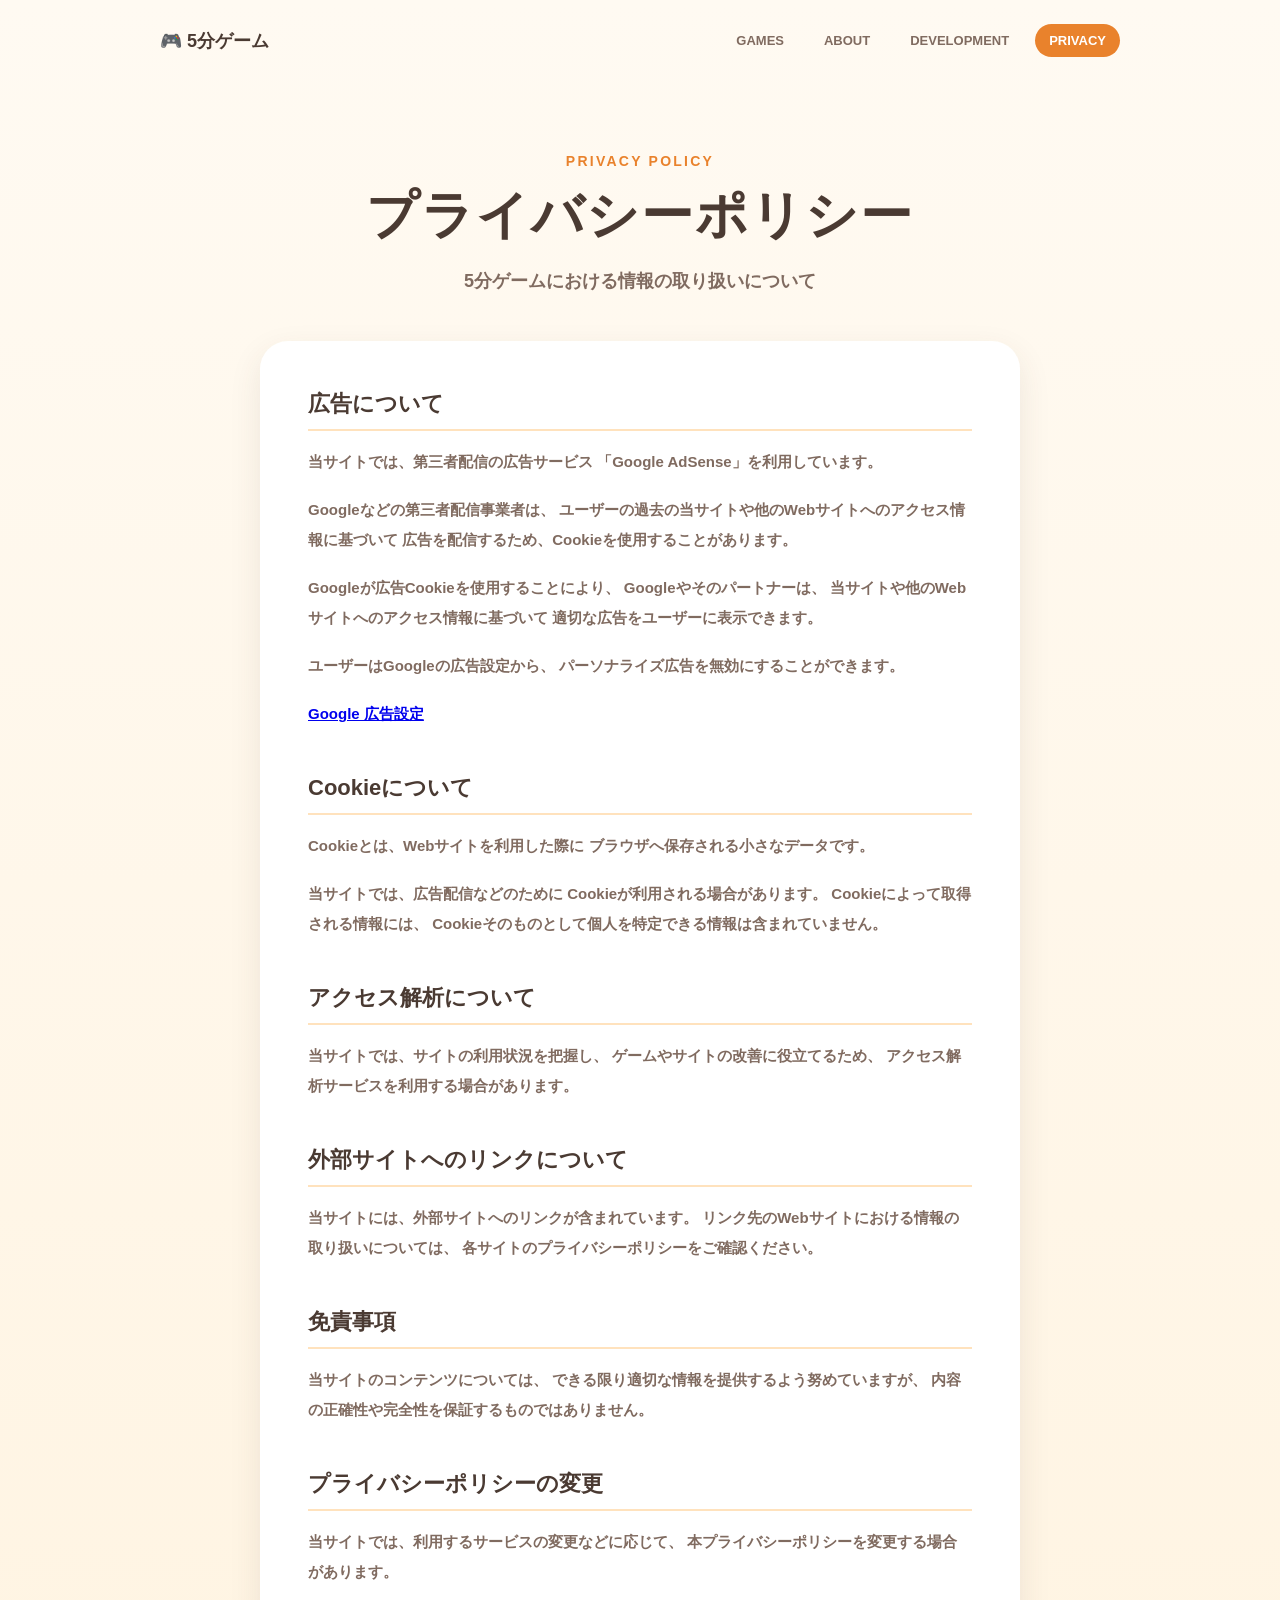
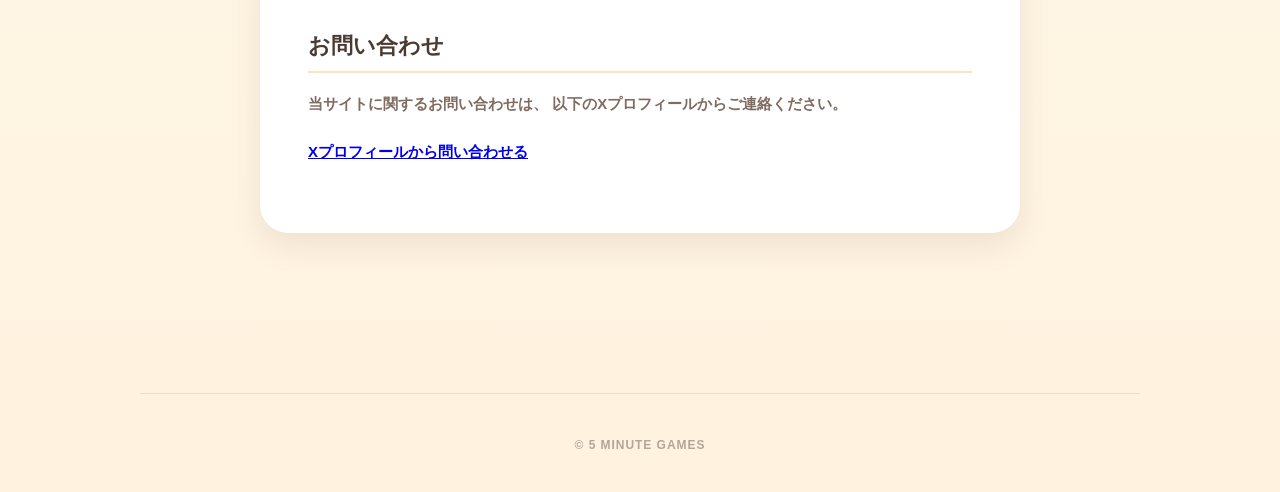
<file: privacy.html>
<!DOCTYPE html>
<html lang="ja">

<head>
    <meta charset="UTF-8">

    <meta
        name="viewport"
        content="width=device-width, initial-scale=1.0"
    >

    <meta
        name="description"
        content="ちょっと暇。じゃあ、5分だけ。短時間で気軽に遊べる無料ブラウザゲームを公開中。経営、計算、推理、反射神経など、インストール不要で遊べるオリジナルWebゲームシリーズです。"
    >

    <meta
        name="google-adsense-account"
        content="ca-pub-8101862015594721"
    >

    <title>5分ゲーム | 5分で遊べる無料ブラウザゲーム</title>

    <link
        rel="stylesheet"
        href="css/style.css"
    >

    <link
        rel="icon"
        href="/favicon.png"
        type="image/png"
    >
</head>

<body>

    <nav class="site-nav">
        <a
            class="site-logo"
            href="index.html"
        >
            🎮 5分ゲーム
        </a>

        <div class="nav-links">

            <a href="index.html">
                GAMES
            </a>

            <a href="index.html#about">
                ABOUT
            </a>

            <a href="development.html">
                DEVELOPMENT
            </a>

            <a
                class="active"
                href="privacy.html"
            >
                PRIVACY
            </a>

        </div>
    </nav>

    <header>
        <p>
            PRIVACY POLICY
        </p>

        <h1>
            プライバシーポリシー
        </h1>

        <p>
            5分ゲームにおける情報の取り扱いについて
        </p>
    </header>

    <main>

        <section class="privacy-content">

            <h2>広告について</h2>

            <p>
                当サイトでは、第三者配信の広告サービス
                「Google AdSense」を利用しています。
            </p>

            <p>
                Googleなどの第三者配信事業者は、
                ユーザーの過去の当サイトや他のWebサイトへのアクセス情報に基づいて
                広告を配信するため、Cookieを使用することがあります。
            </p>

            <p>
                Googleが広告Cookieを使用することにより、
                Googleやそのパートナーは、
                当サイトや他のWebサイトへのアクセス情報に基づいて
                適切な広告をユーザーに表示できます。
            </p>

            <p>
                ユーザーはGoogleの広告設定から、
                パーソナライズ広告を無効にすることができます。
            </p>

            <p>
                <a
                    href="https://adssettings.google.com/"
                    target="_blank"
                    rel="noopener noreferrer"
                >
                    Google 広告設定
                </a>
            </p>

            <h2>Cookieについて</h2>

            <p>
                Cookieとは、Webサイトを利用した際に
                ブラウザへ保存される小さなデータです。
            </p>

            <p>
                当サイトでは、広告配信などのために
                Cookieが利用される場合があります。
                Cookieによって取得される情報には、
                Cookieそのものとして個人を特定できる情報は含まれていません。
            </p>

            <h2>アクセス解析について</h2>

            <p>
                当サイトでは、サイトの利用状況を把握し、
                ゲームやサイトの改善に役立てるため、
                アクセス解析サービスを利用する場合があります。
            </p>

            <h2>外部サイトへのリンクについて</h2>

            <p>
                当サイトには、外部サイトへのリンクが含まれています。
                リンク先のWebサイトにおける情報の取り扱いについては、
                各サイトのプライバシーポリシーをご確認ください。
            </p>

            <h2>免責事項</h2>

            <p>
                当サイトのコンテンツについては、
                できる限り適切な情報を提供するよう努めていますが、
                内容の正確性や完全性を保証するものではありません。
            </p>

            <h2>プライバシーポリシーの変更</h2>

            <p>
                当サイトでは、利用するサービスの変更などに応じて、
                本プライバシーポリシーを変更する場合があります。
            </p>

            <h2>お問い合わせ</h2>

            <p>
                当サイトに関するお問い合わせは、
                以下のXプロフィールからご連絡ください。
            </p>

            <p>
                <a
                    href="https://x.com/daiki_create"
                    target="_blank"
                    rel="noopener noreferrer"
                >
                    Xプロフィールから問い合わせる
                </a>
            </p>

        </section>

    </main>

<footer class="site-footer">

    <p>
        © 5 MINUTE GAMES
    </p>

</footer>    

</body>

</html>
</file>
<file: css/style.css>
* {
    box-sizing: border-box;
}

body {
    margin: 0;
    min-height: 100vh;

    background:
        linear-gradient(
            180deg,
            #fffaf2 0%,
            #fff3df 100%
        );

    color: #4a3a32;

    font-family:
        "Hiragino Kaku Gothic ProN",
        "Yu Gothic",
        sans-serif;
}

header {
    width: 92%;
    max-width: 900px;
    margin: 0 auto;
    padding: 72px 20px 48px;
    text-align: center;
}

header > p:first-child {
    margin: 0 0 12px;

    color: #e9822c;

    font-size: 14px;
    font-weight: 900;
    letter-spacing: 0.16em;
}

header h1 {
    margin: 0;

    color: #4a3a32;

    font-size: 52px;
    font-weight: 900;
    letter-spacing: 0.04em;
}

header > p:last-child {
    margin: 18px 0 0;

    color: #806b60;

    font-size: 18px;
    font-weight: 700;
}

main {
    width: 92%;
    max-width: 1000px;
    margin: 0 auto;
    padding: 0 20px 80px;
}

.game-list {
    display: grid;
    grid-template-columns:
        repeat(2, minmax(0, 1fr));
    gap: 24px;
}

.game-card {
    position: relative;
    padding: 32px;

    background-color: #ffffff;

    border-radius: 28px;

    box-shadow:
        0 12px 32px
        rgba(74, 58, 50, 0.12);
}

.game-number {
    color: #e9822c;

    font-size: 14px;
    font-weight: 900;
    letter-spacing: 0.12em;
}

.game-icon {
    margin: 22px 0 14px;

    font-size: 52px;
}

.game-image {
    width: 100%;
    aspect-ratio: 16 / 9;

    margin: 22px 0 18px;

    overflow: hidden;

    border-radius: 18px;

    background-color: #f5eee7;
}

.game-image img {
    display: block;

    width: 100%;
    height: 100%;

    object-fit: cover;
    object-position: center;

    transition:
        transform 0.25s ease;
}

.game-card:hover .game-image img {
    transform: scale(1.03);
}

.game-genre {
    display: inline-block;

    margin: 0 0 12px;
    padding: 6px 12px;

    background-color: #fff1dc;
    color: #d96d18;

    border-radius: 999px;

    font-size: 13px;
    font-weight: 900;
}

.game-card h2 {
    margin: 4px 0 14px;

    color: #4a3a32;

    font-size: 24px;
    font-weight: 900;
    line-height: 1.5;
}

.game-description {
    margin: 0 0 26px;

    color: #806b60;

    font-size: 15px;
    font-weight: 600;
    line-height: 1.8;
}

.game-button {
    display: block;

    width: 100%;
    padding: 14px 20px;

    background-color: #e9822c;
    color: #ffffff;

    border-radius: 999px;

    font-weight: 900;
    text-align: center;
    text-decoration: none;

    box-shadow:
        0 5px 0 #c9681f;

    transition:
        transform 0.12s ease,
        box-shadow 0.12s ease;
}

.game-button:active {
    transform: translateY(4px);

    box-shadow:
        0 1px 0 #c9681f;
}



.coming-soon {
    border: 2px dashed #d8c8bb;

    background:
        linear-gradient(
            135deg,
            #ffffff 0%,
            #faf5ef 100%
        );
}

.coming-soon-image {
    display: flex;
    align-items: center;
    justify-content: center;

    width: 100%;
    aspect-ratio: 16 / 9;

    margin: 22px 0 18px;

    background-color: #f3ece5;

    border-radius: 18px;
}

.coming-soon-image span {
    color: #c4aea0;

    font-size: 64px;
    font-weight: 900;
}

.coming-soon-button {
    width: 100%;
    padding: 14px 20px;

    background-color: #e8ded6;
    color: #9a8478;

    border-radius: 999px;

    font-weight: 900;
    text-align: center;
}

.about {
    margin-top: 0;
    margin-bottom: 56px;
    padding: 56px 48px;

    background-color: #4a3a32;
    color: #ffffff;

    border-radius: 32px;

    text-align: center;
}

.section-label {
    margin: 0 0 12px;

    color: #ffb66e;

    font-size: 13px;
    font-weight: 900;
    letter-spacing: 0.18em;
}

.about h2 {
    margin: 0;

    font-size: 32px;
    font-weight: 900;
}

.about-lead {
    margin: 24px 0;

    color: #ffd2a5;

    font-size: 22px;
    font-weight: 900;
}

.about-text {
    max-width: 620px;
    margin: 0 auto;

    color: #f3e8e0;

    font-size: 16px;
    font-weight: 600;
    line-height: 2;
}

.about-text p {
    margin: 12px 0;
}

.site-nav {
    display: flex;
    align-items: center;
    justify-content: space-between;

    width: 92%;
    max-width: 1000px;

    margin: 0 auto;
    padding: 24px 20px;
}

.site-logo {
    color: #4a3a32;

    font-size: 18px;
    font-weight: 900;

    text-decoration: none;
}

.nav-links {
    display: flex;
    align-items: center;
    gap: 12px;
}

.nav-links a {
    padding: 9px 14px;

    color: #806b60;

    border-radius: 999px;

    font-size: 13px;
    font-weight: 900;

    text-decoration: none;

    transition:
        background-color 0.15s ease,
        color 0.15s ease;
}

.nav-links a:hover {
    background-color: #fff1dc;
    color: #d96d18;
}

.nav-links a.active {
    background-color: #e9822c;
    color: #ffffff;
}

/* =========================
   DEVELOPMENT PAGE
========================= */

.development-intro {
    margin-bottom: 80px;
}

.development-intro > h2 {
    margin: 0 0 16px;

    color: #4a3a32;

    font-size: 36px;
    font-weight: 900;
}

.development-lead {
    margin: 0 0 16px;

    color: #e9822c;

    font-size: 22px;
    font-weight: 900;
}

.development-description {
    max-width: 700px;

    margin: 8px 0;

    color: #806b60;

    font-size: 16px;
    font-weight: 600;
    line-height: 1.9;
}

.development-steps {
    display: grid;

    grid-template-columns:
        repeat(2, minmax(0, 1fr));

    gap: 20px;

    margin-top: 40px;
}

.development-step {
    padding: 28px;

    background-color: #ffffff;

    border-radius: 24px;

    box-shadow:
        0 10px 28px
        rgba(74, 58, 50, 0.1);
}

.step-number {
    display: inline-block;

    margin-bottom: 18px;

    color: #e9822c;

    font-size: 13px;
    font-weight: 900;
    letter-spacing: 0.14em;
}

.development-step h3 {
    margin: 0 0 12px;

    color: #4a3a32;

    font-size: 20px;
    font-weight: 900;
}

.development-step p {
    margin: 0;

    color: #806b60;

    font-size: 14px;
    font-weight: 600;
    line-height: 1.8;
}

/* =========================
   TECH STACK
========================= */

.tech-stack {
    margin-top: 80px;
}

.tech-stack > h2 {
    margin: 0 0 12px;

    color: #4a3a32;

    font-size: 36px;
    font-weight: 900;
}

.tech-lead {
    margin: 0 0 36px;

    color: #806b60;

    font-size: 17px;
    font-weight: 700;
}

.tech-grid {
    display: grid;

    grid-template-columns:
        repeat(3, minmax(0, 1fr));

    gap: 20px;
}

.tech-item {
    padding: 28px 24px;

    background-color: #fff1dc;

    border: 2px solid #ffe2bd;
    border-radius: 24px;

    text-align: center;
}

.tech-icon {
    display: block;

    margin-bottom: 16px;

    font-size: 38px;
}

.tech-item h3 {
    margin: 0 0 12px;

    color: #d96d18;

    font-size: 18px;
    font-weight: 900;
}

.tech-item p {
    margin: 0;

    color: #806b60;

    font-size: 14px;
    font-weight: 600;
    line-height: 1.8;
}

/* =========================
   VALUES
========================= */

.values {
    margin-top: 80px;
    margin-bottom: 80px;
}

.values > h2 {
    margin: 0 0 12px;

    color: #4a3a32;

    font-size: 36px;
    font-weight: 900;
}

.values-lead {
    margin: 0 0 36px;

    color: #e9822c;

    font-size: 20px;
    font-weight: 900;
}

.values-grid {
    display: grid;

    grid-template-columns:
        repeat(2, minmax(0, 1fr));

    gap: 20px;
}

.value-item {
    padding: 30px;

    background-color: #ffffff;

    border-left:
        5px solid #e9822c;

    border-radius: 20px;

    box-shadow:
        0 10px 28px
        rgba(74, 58, 50, 0.1);
}

.value-icon {
    display: block;

    margin-bottom: 16px;

    font-size: 36px;
}

.value-item h3 {
    margin: 0 0 12px;

    color: #4a3a32;

    font-size: 20px;
    font-weight: 900;
}

.value-item p {
    margin: 0;

    color: #806b60;

    font-size: 14px;
    font-weight: 600;
    line-height: 1.8;
}

/* =========================
   DEVELOPMENT CTA
========================= */

.development-cta {
    margin-top: 80px;
    margin-bottom: 80px;
    padding: 56px 48px;

    background-color: #4a3a32;
    color: #ffffff;

    border-radius: 32px;

    text-align: center;
}

.development-cta .section-label {
    color: #ffb66e;
}

.development-cta h2 {
    margin: 0;

    color: #ffffff;

    font-size: 32px;
    font-weight: 900;
}

.cta-description {
    max-width: 600px;

    margin: 20px auto 32px;

    color: #f3e8e0;

    font-size: 16px;
    font-weight: 600;
    line-height: 1.9;
}

.cta-buttons {
    display: flex;
    justify-content: center;
    gap: 16px;
}

.cta-button {
    display: inline-block;

    min-width: 210px;
    padding: 15px 24px;

    border-radius: 999px;

    font-size: 15px;
    font-weight: 900;

    text-align: center;
    text-decoration: none;

    transition:
        transform 0.12s ease,
        box-shadow 0.12s ease;
}

/* ゲームへ戻る */
.cta-button.primary {
    background-color: #e9822c;
    color: #ffffff;

    box-shadow:
        0 5px 0 #c9681f;
}

.cta-button.primary:active {
    transform: translateY(4px);

    box-shadow:
        0 1px 0 #c9681f;
}

/* X */
.cta-button.secondary {
    background-color: #ffffff;
    color: #4a3a32;

    box-shadow:
        0 5px 0 #d8c8bb;
}

.cta-button.secondary:active {
    transform: translateY(4px);

    box-shadow:
        0 1px 0 #d8c8bb;
}

/* =========================
   PRIVACY POLICY
========================= */

.privacy-content {
    max-width: 760px;
    margin: 0 auto 80px;
    padding: 48px;

    background-color: #ffffff;

    border-radius: 28px;

    box-shadow:
        0 12px 32px
        rgba(74, 58, 50, 0.1);
}

.privacy-content h2 {
    margin:
        44px 0
        16px;

    padding-bottom: 10px;

    color: #4a3a32;

    border-bottom:
        2px solid #ffe2bd;

    font-size: 22px;
    font-weight: 900;
}

.privacy-content h2:first-child {
    margin-top: 0;
}

.privacy-content p {
    margin: 0 0 18px;

    color: #806b60;

    font-size: 15px;
    font-weight: 600;
    line-height: 2;
}

/* =========================
   FOOTER
========================= */

.site-footer {
    width: 92%;
    max-width: 1000px;

    margin: 0 auto;
    padding: 32px 20px 40px;

    border-top: 1px solid #e8ded6;

    text-align: center;
}

.site-footer a {
    color: #806b60;

    font-size: 13px;
    font-weight: 700;

    text-decoration: none;
}

.site-footer a:hover {
    color: #e9822c;
}

.site-footer p {
    margin: 12px 0 0;

    color: #b5a49a;

    font-size: 12px;
    font-weight: 600;
    letter-spacing: 0.08em;
}

/* =========================
   GAME DETAILS
========================= */

.game-details {
    margin: 24px 0;

    padding: 20px;

    background-color: #fff8ef;
    border-radius: 18px;
}

.game-detail + .game-detail {
    margin-top: 20px;
    padding-top: 20px;

    border-top: 1px solid #f0dfcf;
}

.game-detail h3 {
    margin: 0 0 8px;

    color: #e9822c;

    font-size: 14px;
    font-weight: 900;
}

.game-detail p {
    margin: 0;

    color: #806b60;

    font-size: 13px;
    font-weight: 600;
    line-height: 1.8;
}

/* =========================
   CREATOR
========================= */

.creator {
    margin-top: 80px;
    padding: 56px 48px;

    background:
        linear-gradient(
            135deg,
            #fff8ef 0%,
            #fff1dc 100%
        );

    border: 2px solid #ffe2bd;
    border-radius: 32px;

    text-align: center;

    box-shadow:
        0 12px 32px
        rgba(74, 58, 50, 0.08);
}

.creator .section-label {
    color: #e9822c;
}

.creator h2 {
    margin: 0;

    color: #4a3a32;

    font-size: 32px;
    font-weight: 900;
}

.creator-lead {
    margin: 22px 0;

    color: #e9822c;

    font-size: 20px;
    font-weight: 900;
}

.creator-text {
    max-width: 650px;
    margin: 0 auto 30px;

    color: #806b60;

    font-size: 15px;
    font-weight: 600;
    line-height: 2;
}

.creator-text p {
    margin: 12px 0;
}

.creator-button {
    display: inline-block;

    min-width: 240px;
    padding: 15px 28px;

    background-color: #4a3a32;
    color: #ffffff;

    border-radius: 999px;

    font-size: 15px;
    font-weight: 900;

    text-decoration: none;

    box-shadow:
        0 5px 0 #2f2520;

    transition:
        transform 0.12s ease,
        box-shadow 0.12s ease;
}

.creator-button:active {
    transform: translateY(4px);

    box-shadow:
        0 1px 0 #2f2520;
}

/* =========================
   REQUEST
========================= */

.request {
    margin-top: 32px;
    padding: 48px;

    background-color: #ffffff;

    border: 2px solid #ffe2bd;
    border-radius: 32px;

    text-align: center;

    box-shadow:
        0 12px 32px
        rgba(74, 58, 50, 0.08);
}

.request .section-label {
    color: #e9822c;
}

.request h2 {
    margin: 0;

    color: #4a3a32;

    font-size: 30px;
    font-weight: 900;
}

.request-lead {
    margin: 20px 0 12px;

    color: #e9822c;

    font-size: 19px;
    font-weight: 900;
}

.request-text {
    max-width: 620px;
    margin: 0 auto 30px;

    color: #806b60;

    font-size: 15px;
    font-weight: 600;
    line-height: 1.9;
}

.request-text p {
    margin: 10px 0;
}

.request-button {
    display: inline-block;

    min-width: 280px;
    padding: 15px 28px;

    background-color: #e9822c;
    color: #ffffff;

    border-radius: 999px;

    font-size: 15px;
    font-weight: 900;

    text-align: center;
    text-decoration: none;

    box-shadow:
        0 5px 0 #c9681f;

    transition:
        transform 0.12s ease,
        box-shadow 0.12s ease;
}

.request-button:active {
    transform: translateY(4px);

    box-shadow:
        0 1px 0 #c9681f;
}

@media (max-width: 600px) {

    header {
        padding:
            48px 16px
            36px;
    }

    header h1 {
        font-size: 38px;
    }

    header > p:last-child {
        font-size: 16px;
    }

    main {
        padding:
            0 12px
            60px;
    }

    .game-list {
        grid-template-columns: 1fr;
    }

    .game-card {
        padding: 24px;
    }

    .game-card h2 {
        font-size: 21px;
    }

    .about {
        margin-top: 0;
        margin-bottom: 40px;
        padding: 40px 24px;

        border-radius: 24px;
    }

    .about h2 {
        font-size: 26px;
    }

    .about-lead {
        font-size: 19px;
    }

    .about-text {
        font-size: 15px;
        line-height: 1.9;
    }

    .development-intro > h2 {
        font-size: 28px;
    }

    .development-lead {
        font-size: 19px;
    }

    .development-description {
        font-size: 15px;
    }

    .development-steps {
        grid-template-columns: 1fr;

        margin-top: 28px;
    }

    .development-step {
        padding: 24px;
    }

    .tech-stack {
        margin-top: 56px;
    }

    .tech-stack > h2 {
        font-size: 28px;
    }

    .tech-lead {
        margin-bottom: 24px;

        font-size: 15px;
    }

    .tech-grid {
        grid-template-columns: 1fr;

        gap: 14px;
    }

    .tech-item {
        padding: 24px 20px;
    }

    .values {
        margin-top: 56px;
        margin-bottom: 56px;
    }

    .values > h2 {
        font-size: 28px;
    }

    .values-lead {
        margin-bottom: 24px;

        font-size: 17px;
    }

    .values-grid {
        grid-template-columns: 1fr;

        gap: 14px;
    }

    .value-item {
        padding: 24px;

        border-left-width: 4px;
    }

    .development-cta {
        margin-top: 56px;
        margin-bottom: 56px;
        padding: 40px 24px;

        border-radius: 24px;
    }

    .development-cta h2 {
        font-size: 26px;
    }

    .cta-description {
        margin:
            18px auto
            28px;

        font-size: 15px;
    }

    .cta-buttons {
        flex-direction: column;
        gap: 14px;
    }

    .cta-button {
        width: 100%;
        min-width: 0;
    }

    /* ナビ */
    .site-nav {
        flex-direction: column;
        align-items: center;

        width: 100%;
        padding: 16px 12px;

        gap: 12px;
    }

    .site-logo {
        font-size: 15px;
        white-space: nowrap;
    }

    .nav-links {
        display: flex;
        justify-content: center;
        flex-wrap: wrap;

        width: 100%;
        gap: 6px;
    }

    .nav-links a {
        padding: 8px 10px;

        font-size: 10px;
        white-space: nowrap;
    }


    /* ゲーム一覧 */
    .game-list {
        grid-template-columns: 1fr;
    }

    /* 制作フロー */
    .development-steps {
        grid-template-columns: 1fr;
    }

    /* TECH STACK */
    .tech-grid {
        grid-template-columns: 1fr;
    }

    /* VALUES */
    .values-grid {
        grid-template-columns: 1fr;
    }

    /* 長い英単語のはみ出し防止 */
    .development-step h3,
    .tech-item h3,
    .value-item h3 {
        max-width: 100%;
        overflow-wrap: break-word;
        word-break: normal;
    }

    .privacy-content {
        margin-bottom: 56px;
        padding: 28px 22px;

        border-radius: 22px;
    }

    .privacy-content h2 {
        margin-top: 36px;

        font-size: 19px;
    }

    .privacy-content p {
        font-size: 14px;
        line-height: 1.9;
    }

    .site-footer {
        width: 100%;
        padding: 28px 16px 32px;
    }

    .site-footer a {
        font-size: 12px;
    }

    .site-footer p {
        font-size: 11px;
    }

    .game-details {
        margin: 20px 0;
        padding: 18px 16px;

        border-radius: 16px;
    }

    .game-detail h3 {
        font-size: 13px;
    }

    .game-detail p {
        font-size: 12px;
        line-height: 1.8;
    }

    /* 制作依頼 */
    .request {
        margin-top: 24px;
        padding: 36px 24px;

        border-radius: 24px;
    }

    .request h2 {
        font-size: 25px;
    }

    .request-lead {
        font-size: 17px;
    }

    .request-text {
        font-size: 14px;
        line-height: 1.9;
    }

    .request-button {
        width: 100%;
        min-width: 0;

        padding: 14px 18px;
    }

        /* 制作者紹介 */
    .creator {
        margin-top: 56px;
        padding: 40px 24px;

        border-radius: 24px;
    }

    .creator h2 {
        font-size: 26px;
    }

    .creator-lead {
        font-size: 18px;
    }

    .creator-text {
        font-size: 14px;
        line-height: 1.9;
    }

    .creator-button {
        width: 100%;
        min-width: 0;

        padding: 14px 18px;
    }
}
</file>
